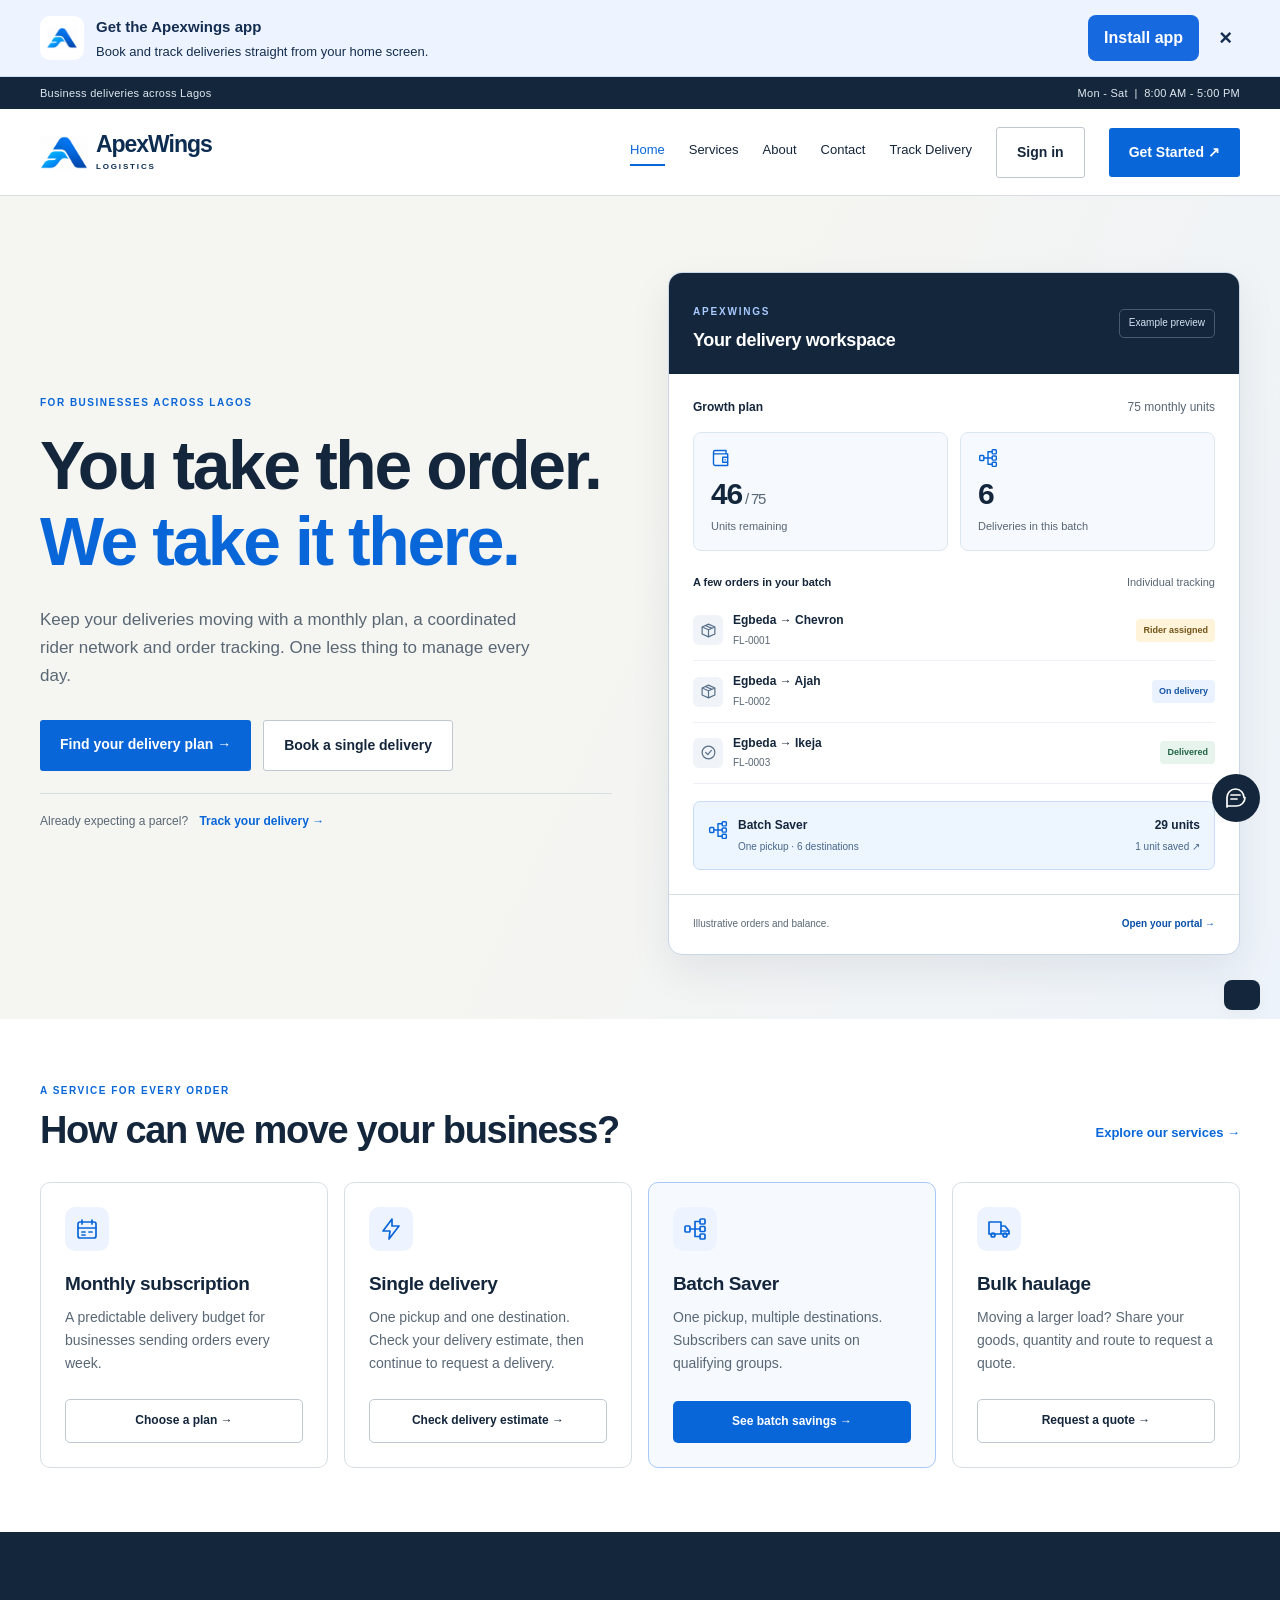
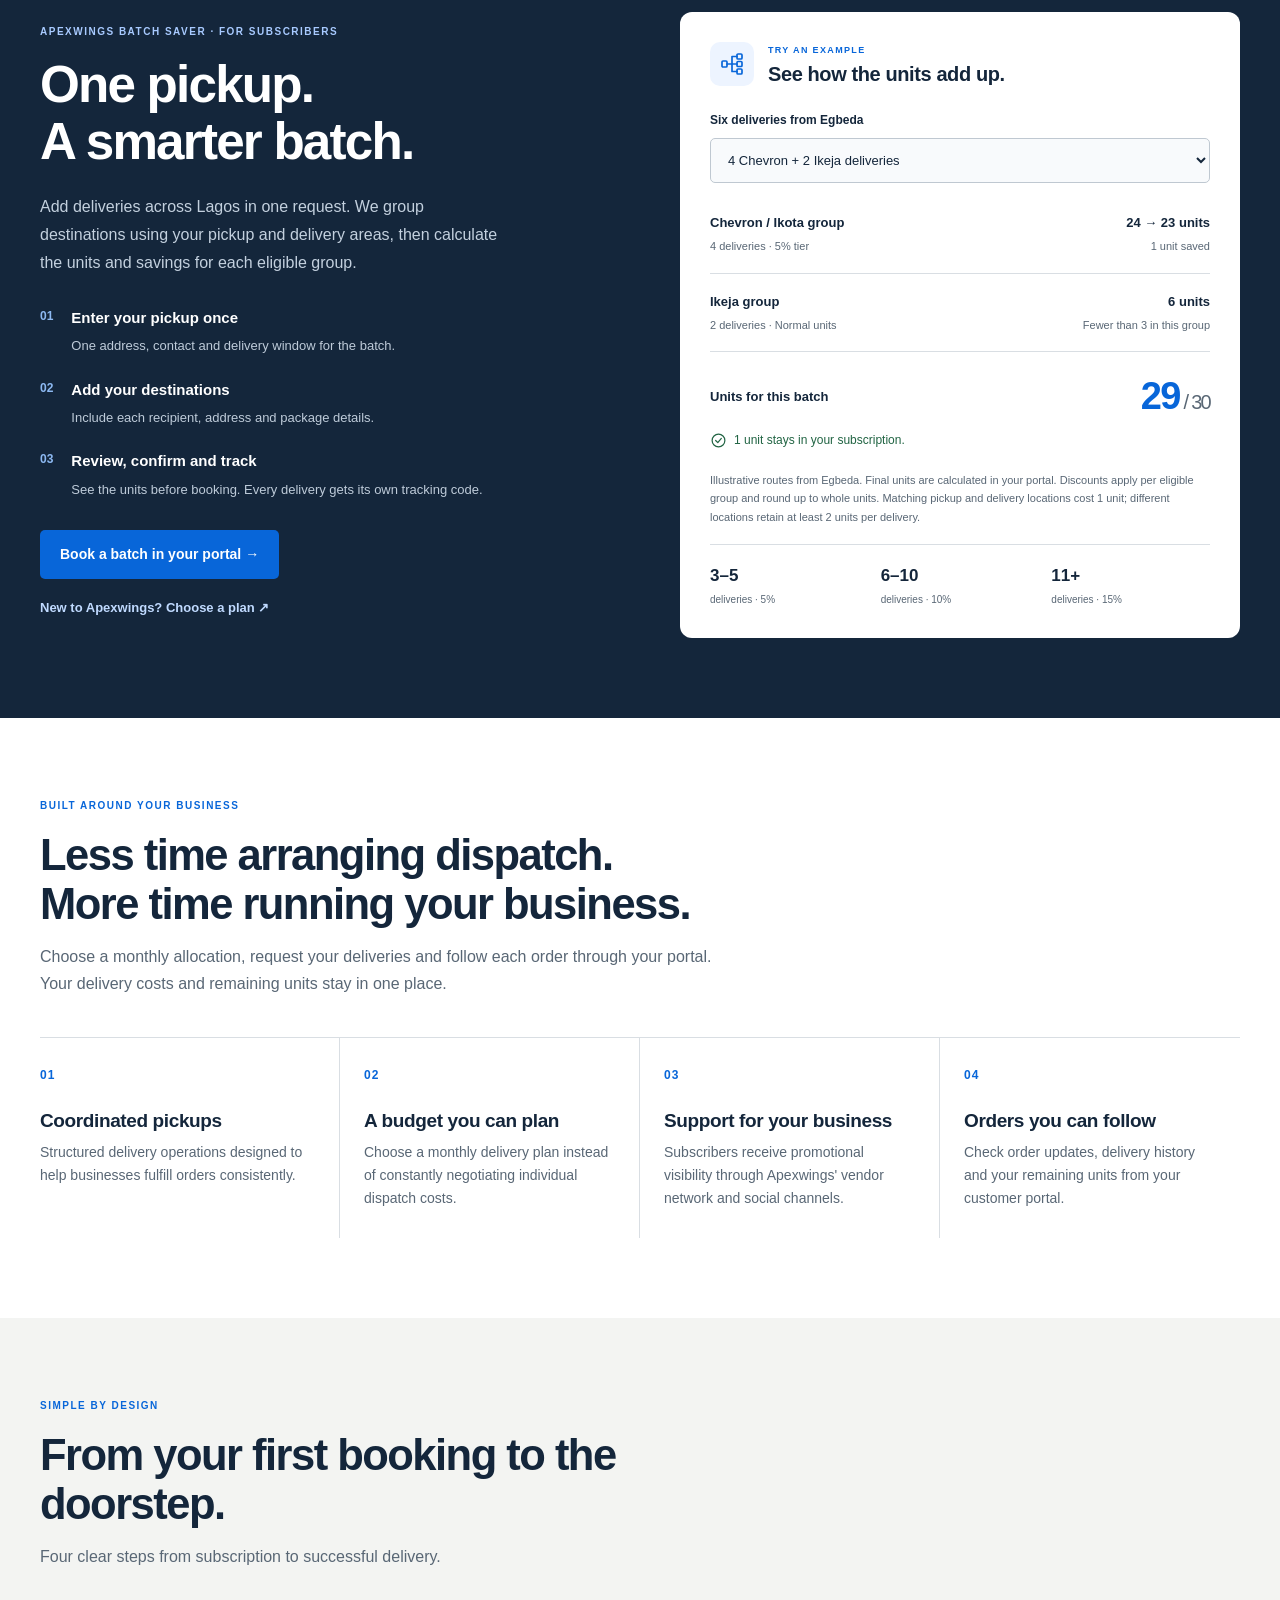
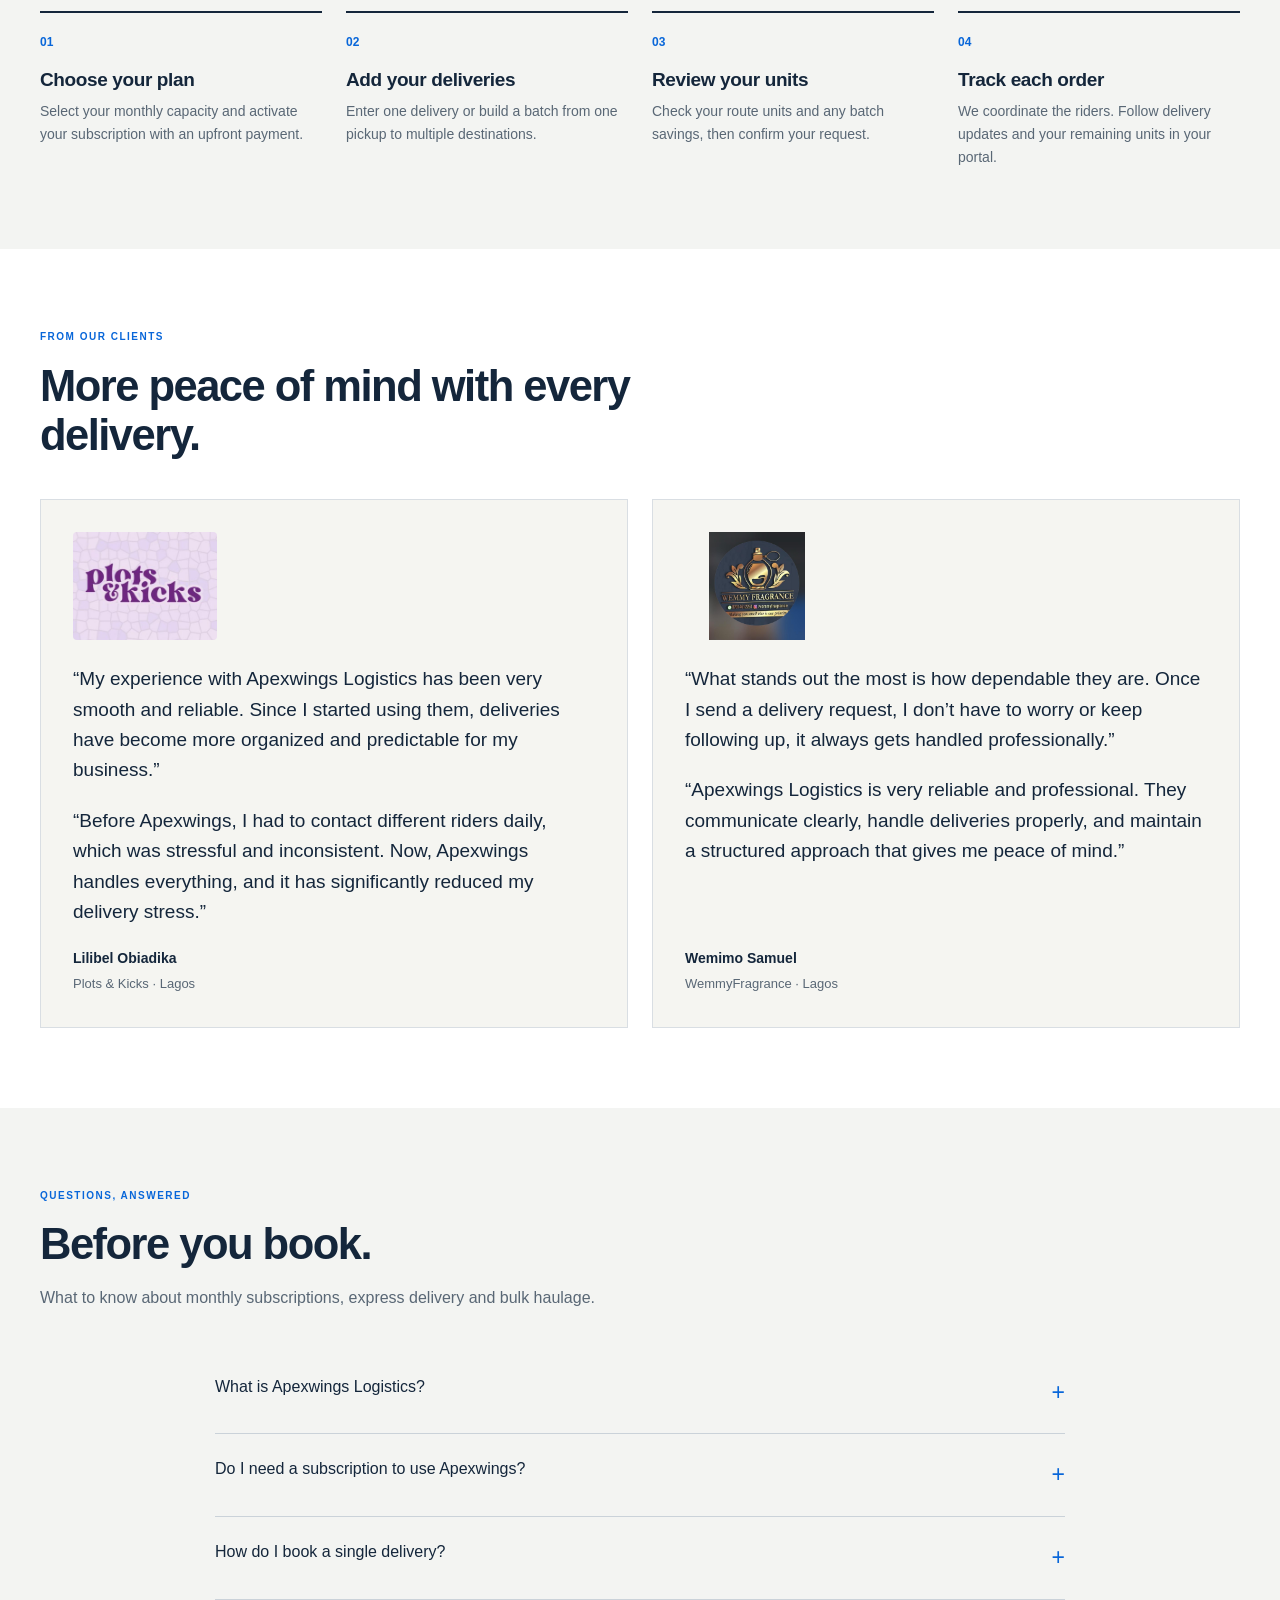
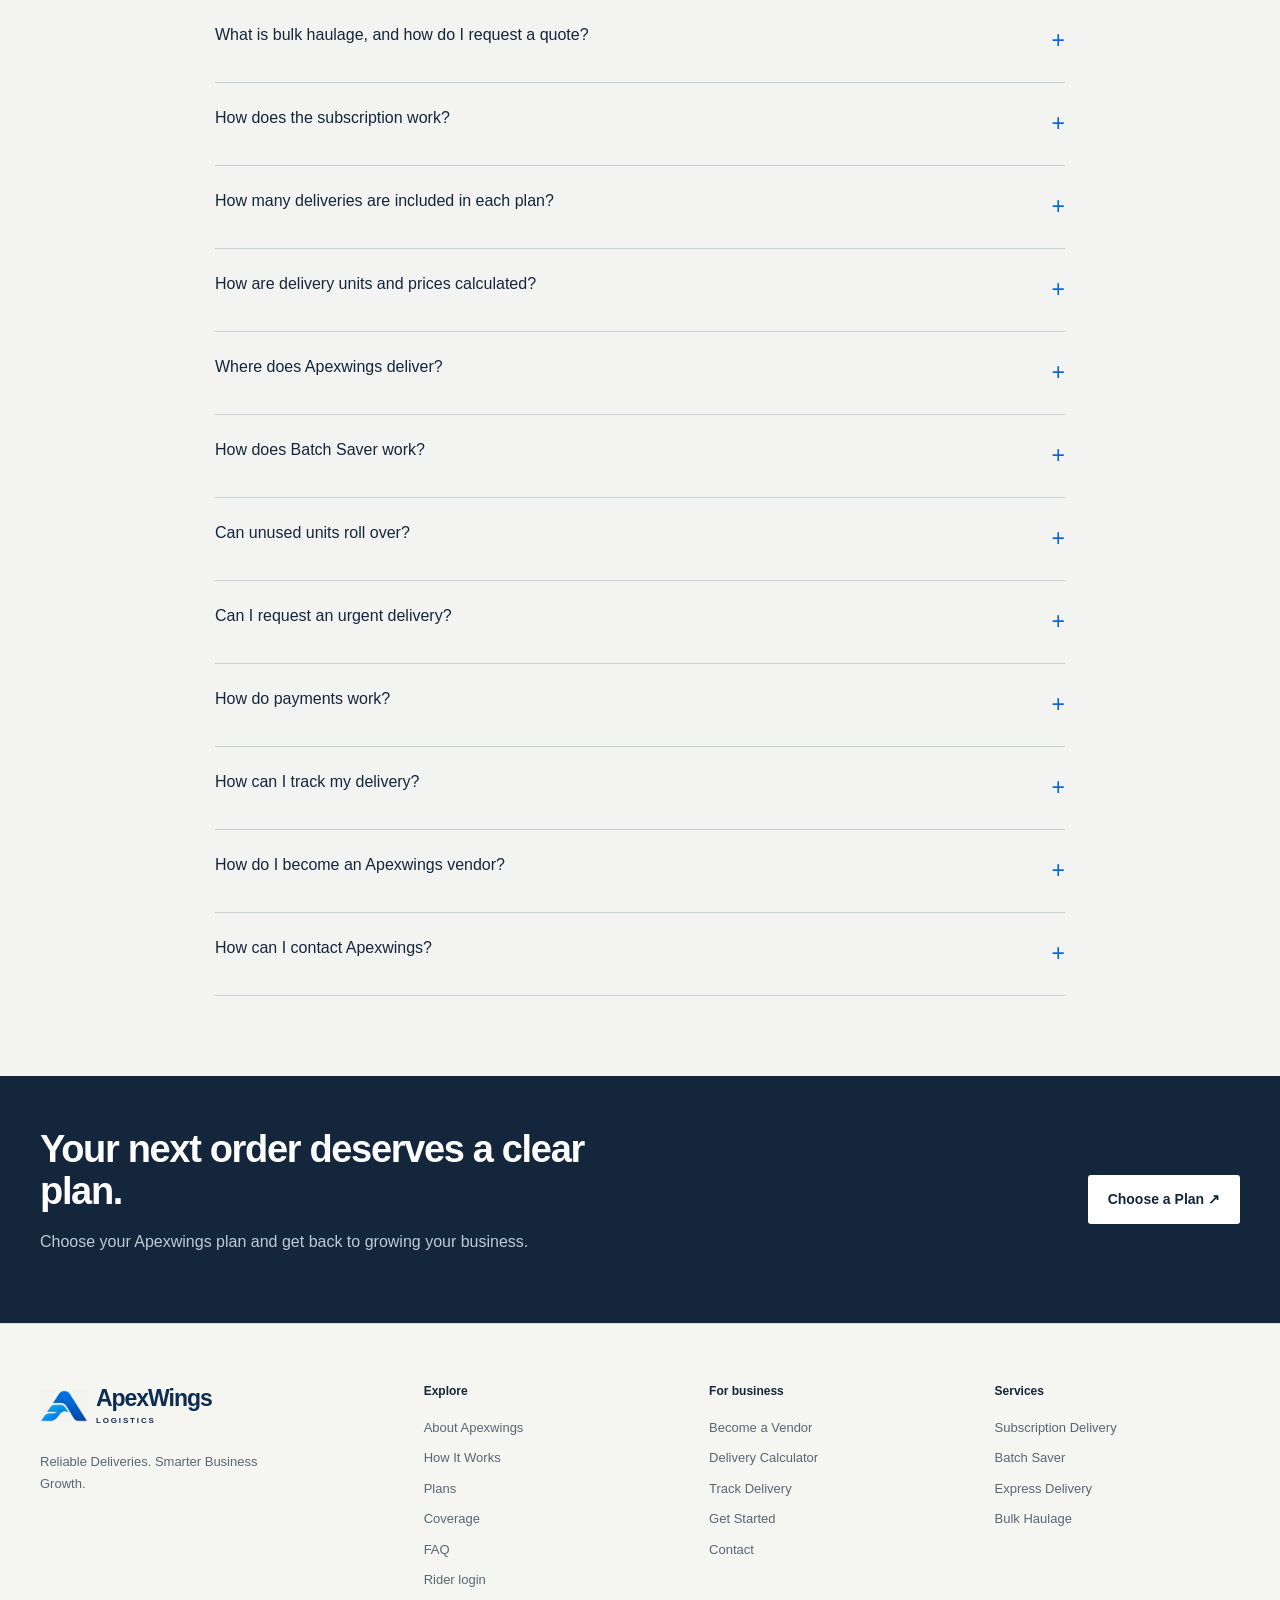
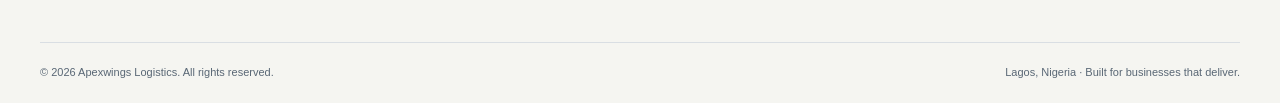
<file: index.html>
﻿<!DOCTYPE html>
<html lang="en">
<head>
<meta charset="UTF-8">
<meta name="viewport" content="width=device-width, initial-scale=1.0">
<meta name="description" content="Apexwings Logistics is a subscription-based delivery service helping Lagos businesses manage recurring last-mile deliveries with predictable costs.">
<meta name="theme-color" content="#1769e0">
<title>Apexwings Logistics | Reliable Deliveries. Smarter Business Growth.</title>
<link rel="stylesheet" href="fiable.css?v=5">
<link rel="stylesheet" href="design.css?v=5">
<link rel="stylesheet" href="home.css?v=1">
<link rel="stylesheet" href="brand.css?v=1">
<link rel="icon" type="image/png" href="images/apexwings-symbol.png">
<link rel="manifest" href="/manifest.webmanifest">
<link rel="apple-touch-icon" href="/images/app-180.png">
<meta name="apple-mobile-web-app-capable" content="yes">
<meta name="apple-mobile-web-app-title" content="Apexwings">
<link rel="stylesheet" href="/app-install.css?v=1">
<script src="/app-install.js?v=1" defer></script>
</head>
<body class="home-page">
<a class="skip-link" href="#main-content">Skip to content</a>
<div class="topbar">
    <div class="container">
        <span>Business deliveries across Lagos</span>
        <span>Mon - Sat &nbsp;|&nbsp; 8:00 AM - 5:00 PM</span>
    </div>
</div>
<header>
    <nav class="container">
        <a class="brand apex-brand" href="index.html" aria-label="Apexwings Logistics home">
        <img class="apex-brand-symbol" src="images/apexwings-symbol.png" alt="" width="48" height="48">
<span class="brand-wordmark apex-brand-name">ApexWings<small>LOGISTICS</small></span>
        </a>
        <button class="menu-btn" type="button" aria-label="Open menu" aria-expanded="false" aria-controls="site-navigation">☰</button>
        <div class="nav-links" id="site-navigation">
            <a href="index.html" class="active">Home</a>
            <a href="services.html">Services</a>
            <a href="about.html">About</a>
            <a href="contact.html">Contact</a>
            <a href="track.html">Track Delivery</a>
            <a class="btn btn-outline" href="portal.html">Sign in</a>
            <a class="btn btn-primary" href="get-started.html">Get Started <span>↗</span>
            </a>
        </div>
    </nav>
</header>
<main id="main-content">
<section id="home" class="hero">
<div class="container hero-grid">
<div>
<div class="eyebrow">For businesses across Lagos</div>
<h1>You take the order.<br><span>We take it there.</span></h1>
<p class="hero-copy">Keep your deliveries moving with a monthly plan, a coordinated rider network and order tracking. One less thing to manage every day.</p>
<div class="hero-actions">
<a class="btn btn-primary" href="services.html#plans">Find your delivery plan <span aria-hidden="true">→</span></a>
<a class="btn btn-outline" href="services.html#calculator">Book a single delivery</a>
</div>
<div class="hero-note">Already expecting a parcel? <a href="track.html">Track your delivery →</a></div>
</div>
<section class="workspace-preview" aria-labelledby="workspace-title">
<div class="workspace-top"><div><span class="workspace-brand">APEXWINGS</span><h2 id="workspace-title">Your delivery workspace</h2></div><span class="example-badge">Example preview</span></div>
<div class="workspace-body">
<div class="workspace-plan"><span>Growth plan</span><span>75 monthly units</span></div>
<div class="workspace-stats">
<div><svg class="site-icon" aria-hidden="true"><use href="images/site-icons.svg#wallet"></use></svg><strong>46<span> / 75</span></strong><span>Units remaining</span></div>
<div><svg class="site-icon" aria-hidden="true"><use href="images/site-icons.svg#batch"></use></svg><strong>6</strong><span>Deliveries in this batch</span></div>
</div>
<div class="workspace-list-title"><strong>A few orders in your batch</strong><span>Individual tracking</span></div>
<ul class="workspace-orders">
<li><span class="order-example-icon"><svg class="site-icon" aria-hidden="true"><use href="images/site-icons.svg#package"></use></svg></span><div><strong>Egbeda → Chevron</strong><small>FL-0001</small></div><span class="example-status status-assigned">Rider assigned</span></li>
<li><span class="order-example-icon"><svg class="site-icon" aria-hidden="true"><use href="images/site-icons.svg#package"></use></svg></span><div><strong>Egbeda → Ajah</strong><small>FL-0002</small></div><span class="example-status status-transit">On delivery</span></li>
<li><span class="order-example-icon"><svg class="site-icon" aria-hidden="true"><use href="images/site-icons.svg#check"></use></svg></span><div><strong>Egbeda → Ikeja</strong><small>FL-0003</small></div><span class="example-status status-delivered">Delivered</span></li>
</ul>
<a class="workspace-saving" href="#batch-saver"><span><svg class="site-icon" aria-hidden="true"><use href="images/site-icons.svg#batch"></use></svg><strong>Batch Saver</strong><small>One pickup · 6 destinations</small></span><span><strong>29 units</strong><small>1 unit saved <span aria-hidden="true">↗</span></small></span></a>
</div>
<div class="workspace-bottom"><span>Illustrative orders and balance.</span><a href="portal.html">Open your portal <span aria-hidden="true">→</span></a></div>
</section>
</div>
</section>
<section id="delivery-services" class="section home-services" aria-labelledby="delivery-services-title"><div class="container">
<div class="home-section-heading"><div><div class="eyebrow">A service for every order</div><h2 id="delivery-services-title">How can we move your business?</h2></div><a class="text-link" href="services.html">Explore our services <span aria-hidden="true">→</span></a></div>
<div class="home-service-grid">
<article class="home-service-card"><span class="service-card-icon"><svg class="site-icon" aria-hidden="true"><use href="images/site-icons.svg#subscription"></use></svg></span><h3>Monthly subscription</h3><p>A predictable delivery budget for businesses sending orders every week.</p><a class="btn btn-outline" href="services.html#plans">Choose a plan <span aria-hidden="true">→</span></a></article>
<article class="home-service-card"><span class="service-card-icon"><svg class="site-icon" aria-hidden="true"><use href="images/site-icons.svg#single"></use></svg></span><h3>Single delivery</h3><p>One pickup and one destination. Check your delivery estimate, then continue to request a delivery.</p><a class="btn btn-outline" href="services.html#calculator">Check delivery estimate <span aria-hidden="true">→</span></a></article>
<article class="home-service-card home-service-featured"><span class="service-card-icon"><svg class="site-icon" aria-hidden="true"><use href="images/site-icons.svg#batch"></use></svg></span><h3>Batch Saver</h3><p>One pickup, multiple destinations. Subscribers can save units on qualifying groups.</p><a class="btn btn-primary" href="#batch-saver">See batch savings <span aria-hidden="true">→</span></a></article>
<article class="home-service-card"><span class="service-card-icon"><svg class="site-icon" aria-hidden="true"><use href="images/site-icons.svg#haulage"></use></svg></span><h3>Bulk haulage</h3><p>Moving a larger load? Share your goods, quantity and route to request a quote.</p><a class="btn btn-outline" href="get-started.html?service=bulk#get-started">Request a quote <span aria-hidden="true">→</span></a></article>
</div>
</div></section>
<section id="batch-saver" class="section home-batch" aria-labelledby="batch-saver-title"><div class="container home-batch-grid">
<div class="home-batch-copy"><div class="eyebrow">Apexwings Batch Saver · For subscribers</div><h2 id="batch-saver-title">One pickup.<br>A smarter batch.</h2><p>Add deliveries across Lagos in one request. We group destinations using your pickup and delivery areas, then calculate the units and savings for each eligible group.</p>
<ol class="batch-explainer"><li><span>01</span><div><strong>Enter your pickup once</strong><p>One address, contact and delivery window for the batch.</p></div></li><li><span>02</span><div><strong>Add your destinations</strong><p>Include each recipient, address and package details.</p></div></li><li><span>03</span><div><strong>Review, confirm and track</strong><p>See the units before booking. Every delivery gets its own tracking code.</p></div></li></ol>
<div class="batch-cta"><a class="btn btn-primary" href="portal.html?view=batch">Book a batch in your portal <span aria-hidden="true">→</span></a><a class="text-link" href="services.html#plans">New to Apexwings? Choose a plan <span aria-hidden="true">↗</span></a></div>
</div>
<div class="batch-example" aria-labelledby="batch-example-title"><div class="batch-example-heading"><span class="service-card-icon"><svg class="site-icon" aria-hidden="true"><use href="images/site-icons.svg#batch"></use></svg></span><div><span class="eyebrow">Try an example</span><h3 id="batch-example-title">See how the units add up.</h3></div></div>
<label for="batchExampleRoute">Six deliveries from Egbeda</label><select id="batchExampleRoute" aria-describedby="batch-example-note"><option value="mixed">4 Chevron + 2 Ikeja deliveries</option><option value="lekki">6 Chevron deliveries</option><option value="ikeja">6 Ikeja deliveries</option></select>
<div id="batchExampleResult" role="status" aria-live="polite" aria-atomic="true">
<div class="batch-example-groups"><div class="batch-example-group"><div><strong>Chevron / Ikota group</strong><span>4 deliveries · 5% tier</span></div><div><strong>24 → 23 units</strong><span>1 unit saved</span></div></div><div class="batch-example-group"><div><strong>Ikeja group</strong><span>2 deliveries · Normal units</span></div><div><strong>6 units</strong><span>Fewer than 3 in this group</span></div></div></div>
<div class="batch-example-total"><span>Units for this batch</span><strong>29<span> / 30</span></strong></div><p class="batch-example-saving"><svg class="site-icon" aria-hidden="true"><use href="images/site-icons.svg#check"></use></svg>1 unit stays in your subscription.</p>
</div>
<p class="batch-example-note" id="batch-example-note">Illustrative routes from Egbeda. Final units are calculated in your portal. Discounts apply per eligible group and round up to whole units. Matching pickup and delivery locations cost 1 unit; different locations retain at least 2 units per delivery.</p>
<div class="batch-tier-list" aria-label="Discount tiers per eligible delivery group"><span><strong>3–5</strong>deliveries · 5%</span><span><strong>6–10</strong>deliveries · 10%</span><span><strong>11+</strong>deliveries · 15%</span></div>
</div>
</div></section>
<section class="section">
<div class="container">
<div class="section-head">
<div class="eyebrow">Built around your business</div>
<h2>Less time arranging dispatch. More time running your business.</h2>
<p>Choose a monthly allocation, request your deliveries and follow each order through your portal. Your delivery costs and remaining units stay in one place.</p>
</div>
<div class="grid-4">
<div class="value-card">
<div class="icon" aria-hidden="true">01</div>
<h3>Coordinated pickups</h3>
<p>Structured delivery operations designed to help businesses fulfill orders consistently.</p>
</div>
<div class="value-card">
<div class="icon" aria-hidden="true">02</div>
<h3>A budget you can plan</h3>
<p>Choose a monthly delivery plan instead of constantly negotiating individual dispatch costs.</p>
</div>
<div class="value-card">
<div class="icon" aria-hidden="true">03</div>
<h3>Support for your business</h3>
<p>Subscribers receive promotional visibility through Apexwings' vendor network and social channels.</p>
</div>
<div class="value-card">
<div class="icon" aria-hidden="true">04</div>
<h3>Orders you can follow</h3>
<p>Check order updates, delivery history and your remaining units from your customer portal.</p>
</div>
</div>
</div>
</section>
<section id="how" class="section section-soft">
<div class="container">
<div class="section-head center">
<div class="eyebrow">Simple by design</div>
<h2>From your first booking to the doorstep.</h2>
<p>Four clear steps from subscription to successful delivery.</p>
</div>
<div class="steps">
<div class="step">
<h3>Choose your plan</h3>
<p>Select your monthly capacity and activate your subscription with an upfront payment.</p>
</div>
<div class="step">
<h3>Add your deliveries</h3>
<p>Enter one delivery or build a batch from one pickup to multiple destinations.</p>
</div>
<div class="step">
<h3>Review your units</h3>
<p>Check your route units and any batch savings, then confirm your request.</p>
</div>
<div class="step">
<h3>Track each order</h3>
<p>We coordinate the riders. Follow delivery updates and your remaining units in your portal.</p>
</div>
</div>
</div>
</section>
<section id="testimonials" class="section" aria-labelledby="testimonials-heading">
<div class="container">
<div class="section-head">
<div class="eyebrow">From our clients</div>
<h2 id="testimonials-heading">More peace of mind with every delivery.</h2>
</div>
<div class="testimonials-grid">
<figure class="client-testimonial">
<img class="client-logo" src="images/plots-and-kicks.jpeg" alt="Plots &amp; Kicks logo" width="636" height="475" loading="lazy">
<div class="client-testimonial-copy">
<blockquote>
<p>“My experience with Apexwings Logistics has been very smooth and reliable. Since I started using them, deliveries have become more organized and predictable for my business.”</p>
<p>“Before Apexwings, I had to contact different riders daily, which was stressful and inconsistent. Now, Apexwings handles everything, and it has significantly reduced my delivery stress.”</p>
</blockquote>
<figcaption><strong>Lilibel Obiadika</strong><span>Plots &amp; Kicks · Lagos</span></figcaption>
</div>
</figure>
<figure class="client-testimonial">
<img class="client-logo" src="images/wemmyfragrance.jpeg" alt="WemmyFragrance logo" width="618" height="694" loading="lazy">
<div class="client-testimonial-copy">
<blockquote>
<p>“What stands out the most is how dependable they are. Once I send a delivery request, I don’t have to worry or keep following up, it always gets handled professionally.”</p>
<p>“Apexwings Logistics is very reliable and professional. They communicate clearly, handle deliveries properly, and maintain a structured approach that gives me peace of mind.”</p>
</blockquote>
<figcaption><strong>Wemimo Samuel</strong><span>WemmyFragrance · Lagos</span></figcaption>
</div>
</figure>
</div>
</div>
</section>
<section id="faq" class="section section-soft">
<div class="container">
<div class="section-head center">
<div class="eyebrow">Questions, answered</div>
<h2>Before you book.</h2>
<p>What to know about monthly subscriptions, express delivery and bulk haulage.</p>
</div>
<div class="faq-grid">
<div class="faq">
<button type="button">What is Apexwings Logistics? <span aria-hidden="true">+</span>
</button>
<p>Apexwings Logistics provides monthly subscription deliveries, one-off express delivery and bulk haulage for businesses, vendors and individuals. We help move everyday customer orders as well as larger loads, with route-based delivery estimates and tailored quotes for bulk haulage.</p>
</div>
<div class="faq">
<button type="button">Do I need a subscription to use Apexwings? <span aria-hidden="true">+</span></button>
<p>You can request a one-off express delivery or a bulk haulage quote without a subscription or vendor account. Monthly subscriptions are for businesses with recurring deliveries and include prepaid delivery units. <a href="services.html#plans">Compare the plans</a> or <a href="services.html#calculator">check a single-delivery estimate</a> to choose the option that suits you.</p>
</div>
<div class="faq">
<button type="button">How do I book a single delivery? <span aria-hidden="true">+</span></button>
<p>Start with the <a href="services.html#calculator">delivery calculator</a>: choose your pickup and delivery locations to see the express estimate and compare it with subscription pricing. Select <strong>Request express delivery</strong> to continue with those locations already selected. Enter the full addresses, contact and package details, then complete your request on the website or through WhatsApp.</p>
</div>
<div class="faq">
<button type="button">What is bulk haulage, and how do I request a quote? <span aria-hidden="true">+</span></button>
<p>Bulk haulage is for larger loads such as business stock, cartons, furniture or equipment. Complete the <a href="get-started.html?service=bulk#get-started">bulk haulage enquiry form</a> with the goods, quantity, packaging, estimated weight or dimensions, pickup and delivery addresses, and preferred date. Continue on WhatsApp and send the prepared message to our team. We will confirm the quote, suitable vehicle and availability before you book. Bulk haulage is quoted separately from subscription delivery units.</p>
</div>
<div class="faq">
<button type="button">How does the subscription work? <span aria-hidden="true">+</span>
</button>
<p><a href="services.html#plans">Choose a monthly plan</a>, create your vendor account and pay upfront to activate your subscription. Once active, use the vendor portal to request deliveries, track orders and view your remaining units. Each delivery deducts the units required for its route.</p>
</div>
<div class="faq">
<button type="button">How many deliveries are included in each plan? <span aria-hidden="true">+</span>
</button>
<p>Basic includes 45 delivery units per month, Growth includes 75 and Business includes 110. These are units, so the number of deliveries depends on your routes. For example, 45 units cover 15 deliveries that each use 3 units. Use the <a href="services.html#calculator">calculator</a> to check the units required for your route.</p>
</div>
<div class="faq">
<button type="button">How are delivery units and prices calculated? <span aria-hidden="true">+</span></button>
<p>Matching pickup and delivery locations, such as Egbeda to Egbeda, use 1 unit. Different locations use 2–7 units based on the configured route rate, even when they share a pricing zone or delivery area. One-off express delivery is ₦2,000 per unit. The <a href="services.html#calculator">calculator</a> also shows the recommended plan, its monthly price, the value of the units used for that route and the saving compared with express delivery.</p>
</div>
<div class="faq">
<button type="button">Where does Apexwings deliver? <span aria-hidden="true">+</span>
</button>
<p>Our standard delivery service covers supported locations across Lagos Mainland, the Island, the Lekki corridors and selected extended areas, including Ikorodu, Badagry, Epe and Ibeju-Lekki. Check the locations available in the <a href="services.html#calculator">calculator</a>. For bulk haulage, share your full route with our team so we can confirm coverage and vehicle availability for your load.</p>
</div>
<div class="faq">
<button type="button">How does Batch Saver work? <span aria-hidden="true">+</span></button>
<p>Subscribers can request three or more deliveries from one pickup address across supported locations. Destinations are grouped according to your pickup and delivery areas. Each group of 3–5 deliveries qualifies for 5%, 6–10 for 10%, and 11+ for 15% off route units. Groups of one or two use normal units. Charges round up to whole units, with a minimum of 1 unit for matching pickup and delivery locations and 2 units for different locations, so some batches may have no unit saving. Review the result in your portal before confirming.</p>
</div>
<div class="faq">
<button type="button">Can unused units roll over? <span aria-hidden="true">+</span>
</button>
<p>Unused units may roll over for no more than two weeks.</p>
</div>
<div class="faq">
<button type="button">Can I request an urgent delivery? <span aria-hidden="true">+</span>
</button>
<p>You can request express delivery, subject to the route, rider availability and operating hours. Check your price with the <a href="services.html#calculator">calculator</a> before requesting. Our dispatch team assigns an available rider after booking; submitting a request does not guarantee an immediate pickup.</p>
</div>
<div class="faq">
<button type="button">How do payments work? <span aria-hidden="true">+</span></button>
<p>Monthly subscriptions are paid upfront for your selected plan. For website express bookings, you can pay online when checkout is available or choose to arrange payment with dispatch. For bulk haulage, our team confirms the agreed quote and payment arrangements with you before the move. Your booking confirmation and payment confirmation are separate.</p>
</div>
<div class="faq">
<button type="button">How can I track my delivery? <span aria-hidden="true">+</span></button>
<p>Website express bookings and vendor portal deliveries receive a tracking code. Enter it on the <a href="track.html">Track Delivery page</a> to see the latest recorded updates. Vendors can also follow their orders in the <a href="portal.html">vendor portal</a>. For bulk haulage enquiries and job updates, contact our team on WhatsApp.</p>
</div>
<div class="faq">
<button type="button">How do I become an Apexwings vendor? <span aria-hidden="true">+</span>
</button>
<p><a href="services.html#plans">Choose a plan</a> to open the <a href="get-started.html?service=subscription#get-started">Become a vendor form</a> with that plan selected. Register with your business and contact details, business address and a password. You can then sign in to your vendor portal and activate your subscription before booking deliveries.</p>
</div>
<div class="faq">
<button type="button">How can I contact Apexwings? <span aria-hidden="true">+</span>
</button>
<p>Use our <a href="contact.html">contact page</a>, email <a href="mailto:admin@apexwingsng.com">admin@apexwingsng.com</a>, or <a href="https://wa.me/2347015414492" target="_blank" rel="noopener noreferrer">chat on WhatsApp</a> at +234 701 541 4492. Support hours are Monday–Saturday, 8:00 AM–5:00 PM, Lagos time.</p>
</div>
</div>
</div>
</section>
<section class="cta-band">
<div class="container cta-flex">
<div>
<h2>Your next order deserves a clear plan.</h2>
<p>Choose your Apexwings plan and get back to growing your business.</p>
</div>
<a class="btn btn-primary" href="services.html#plans">Choose a Plan ↗</a>
</div>
</section>
</main>
<footer>
<div class="container footer-grid">
<div class="footer-brand">
<a class="brand apex-brand" href="index.html" aria-label="Apexwings Logistics home">
<img class="apex-brand-symbol" src="images/apexwings-symbol.png" alt="" width="48" height="48">
<span class="brand-wordmark apex-brand-name">ApexWings<small>LOGISTICS</small></span>
</a>
<p>Reliable Deliveries. Smarter Business Growth.</p>
</div>
<div class="footer-col">
<strong>Explore</strong>
<a href="about.html">About Apexwings</a>
<a href="index.html#how">How It Works</a>
<a href="services.html#plans">Plans</a>
<a href="services.html#coverage">Coverage</a>
<a href="index.html#faq">FAQ</a>
<a href="rider.html">Rider login</a>
</div>
<div class="footer-col">
<strong>For business</strong>
<a href="get-started.html?service=subscription#get-started">Become a Vendor</a>
<a href="services.html#calculator">Delivery Calculator</a>
<a href="track.html">Track Delivery</a>
<a href="get-started.html">Get Started</a>
<a href="contact.html">Contact</a>
</div>
<div class="footer-col">
<strong>Services</strong>
<a href="services.html#plans">Subscription Delivery</a>
<a href="index.html#batch-saver">Batch Saver</a>
<a href="services.html#calculator">Express Delivery</a>
<a href="get-started.html?service=bulk#get-started">Bulk Haulage</a>
</div>
</div>
<div class="container copyright">
<span>© 2026 Apexwings Logistics. All rights reserved.</span>
<span>Lagos, Nigeria · Built for businesses that deliver.</span>
</div>
</footer>
<div class="toast" id="toast" role="status">
</div>
<a class="whatsapp-contact" href="https://wa.me/2347015414492" target="_blank" rel="noopener noreferrer" aria-label="Chat with Apexwings on WhatsApp (opens in a new tab)" title="Chat with Apexwings on WhatsApp"><svg class="site-icon" aria-hidden="true"><use href="images/site-icons.svg#chat"></use></svg></a>
<button class="back-to-top" id="backToTop" type="button" aria-label="Back to top">↑</button>
<script src="site.js"></script>
<script src="home.js?v=1"></script>
</body>
</html>
</file>
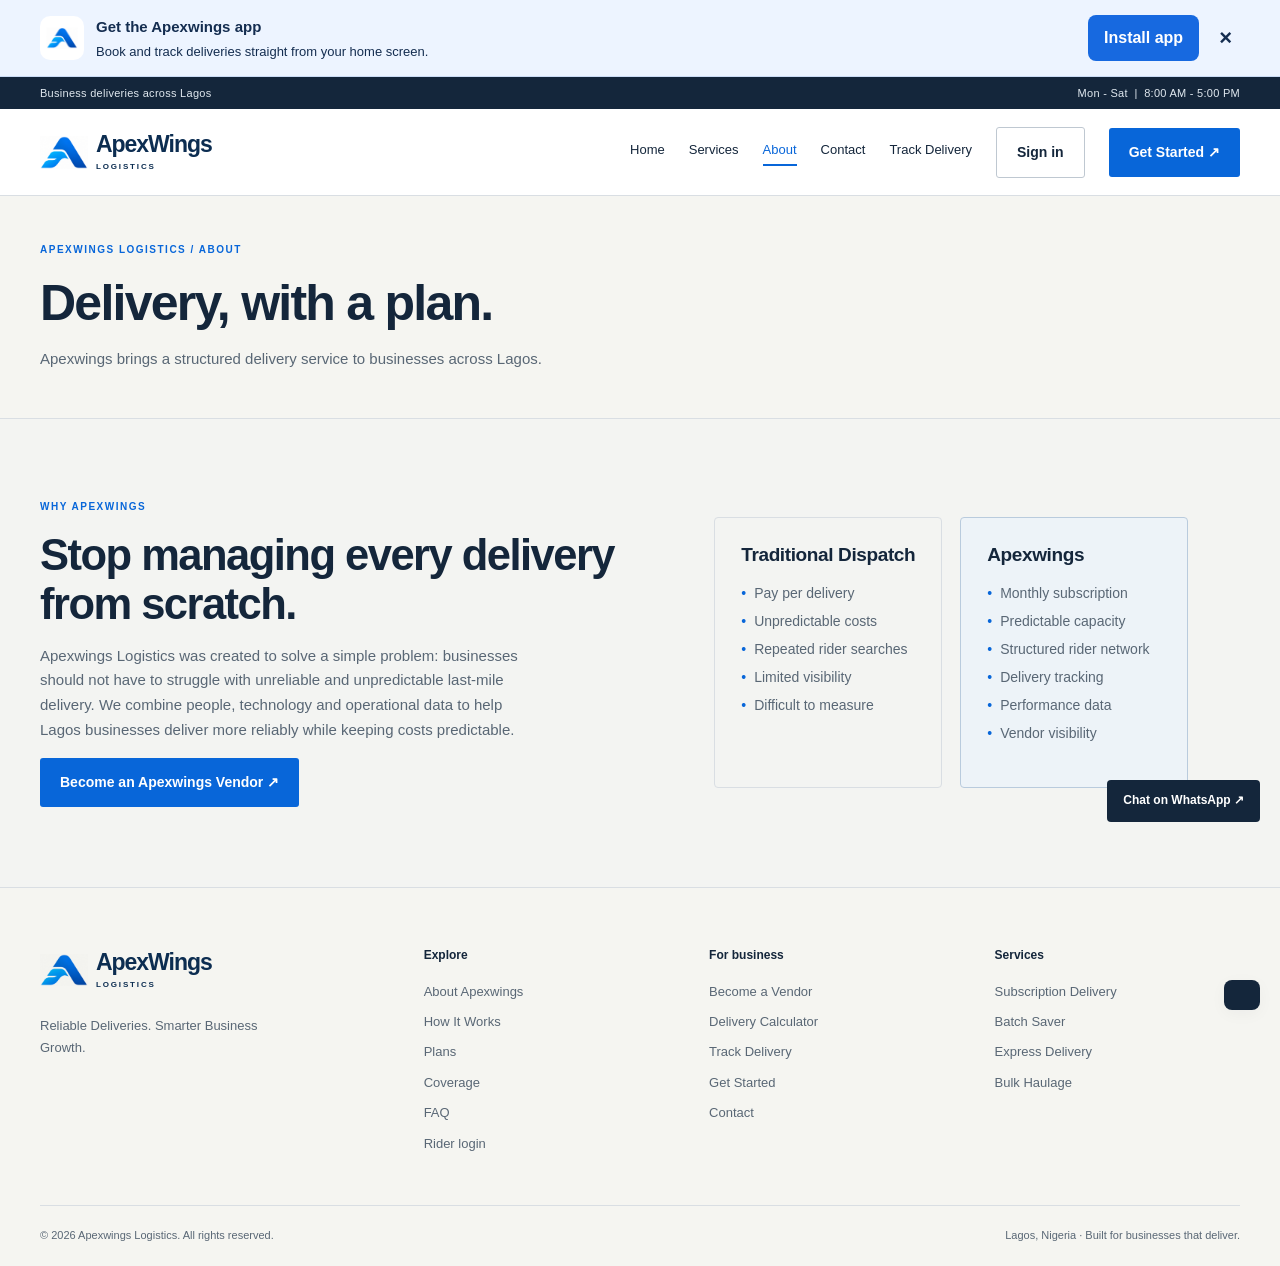
<file: about.html>
<!DOCTYPE html>
<html lang="en">
<head>
<meta charset="UTF-8">
<meta name="viewport" content="width=device-width, initial-scale=1.0">
<meta name="description" content="Apexwings Logistics is a subscription-based delivery service helping Lagos businesses manage recurring last-mile deliveries with predictable costs.">
<meta name="theme-color" content="#1769e0">
<title>About | Apexwings Logistics</title>
<link rel="stylesheet" href="fiable.css?v=5">
<link rel="stylesheet" href="design.css?v=1">
<link rel="stylesheet" href="brand.css?v=1">
<link rel="icon" type="image/png" href="images/apexwings-symbol.png">
<link rel="manifest" href="/manifest.webmanifest">
<link rel="apple-touch-icon" href="/images/app-180.png">
<meta name="apple-mobile-web-app-capable" content="yes">
<meta name="apple-mobile-web-app-title" content="Apexwings">
<link rel="stylesheet" href="/app-install.css?v=1">
<script src="/app-install.js?v=1" defer></script>
</head>
<body>
<a class="skip-link" href="#main-content">Skip to content</a>
<div class="topbar">
    <div class="container">
        <span>Business deliveries across Lagos</span>
        <span>Mon - Sat &nbsp;|&nbsp; 8:00 AM - 5:00 PM</span>
    </div>
</div>
<header>
    <nav class="container">
        <a class="brand apex-brand" href="index.html" aria-label="Apexwings Logistics home">
        <img class="apex-brand-symbol" src="images/apexwings-symbol.png" alt="" width="48" height="48">
<span class="brand-wordmark apex-brand-name">ApexWings<small>LOGISTICS</small></span>
        </a>
        <button class="menu-btn" type="button" aria-label="Open menu" aria-expanded="false" aria-controls="site-navigation">☰</button>
        <div class="nav-links" id="site-navigation">
            <a href="index.html">Home</a>
            <a href="services.html">Services</a>
            <a href="about.html" class="active">About</a>
            <a href="contact.html">Contact</a>
            <a href="track.html">Track Delivery</a>
            <a class="btn btn-outline" href="portal.html">Sign in</a>
            <a class="btn btn-primary" href="get-started.html">Get Started <span>↗</span>
            </a>
        </div>
    </nav>
</header>
<main id="main-content">
<section class="page-intro"><div class="container"><div class="eyebrow">Apexwings Logistics / about</div><h1>Delivery, with a plan.</h1><p>Apexwings brings a structured delivery service to businesses across Lagos.</p></div></section>
<section id="about" class="section section-soft">
<div class="container two-col">
<div>
<div class="eyebrow">Why Apexwings</div>
<h2>Stop managing every delivery from scratch.</h2>
<p class="hero-copy" style="font-size:15px">Apexwings Logistics was created to solve a simple problem: businesses should not have to struggle with unreliable and unpredictable last-mile delivery. We combine people, technology and operational data to help Lagos businesses deliver more reliably while keeping costs predictable.</p>
<a class="btn btn-primary" href="get-started.html">Become an Apexwings Vendor ↗</a>
</div>
<div class="comparison">
<div class="compare">
<h3>Traditional Dispatch</h3>
<ul>
<li>Pay per delivery</li>
<li>Unpredictable costs</li>
<li>Repeated rider searches</li>
<li>Limited visibility</li>
<li>Difficult to measure</li>
</ul>
</div>
<div class="compare fiable">
<h3>Apexwings</h3>
<ul>
<li>Monthly subscription</li>
<li>Predictable capacity</li>
<li>Structured rider network</li>
<li>Delivery tracking</li>
<li>Performance data</li>
<li>Vendor visibility</li>
</ul>
</div>
</div>
</div>
</section>
</main>
<footer>
<div class="container footer-grid">
<div class="footer-brand">
<a class="brand apex-brand" href="index.html" aria-label="Apexwings Logistics home">
<img class="apex-brand-symbol" src="images/apexwings-symbol.png" alt="" width="48" height="48">
<span class="brand-wordmark apex-brand-name">ApexWings<small>LOGISTICS</small></span>
</a>
<p>Reliable Deliveries. Smarter Business Growth.</p>
</div>
<div class="footer-col">
<strong>Explore</strong>
<a href="about.html">About Apexwings</a>
<a href="index.html#how">How It Works</a>
<a href="services.html#plans">Plans</a>
<a href="services.html#coverage">Coverage</a>
<a href="index.html#faq">FAQ</a>
<a href="rider.html">Rider login</a>
</div>
<div class="footer-col">
<strong>For business</strong>
<a href="get-started.html?service=subscription#get-started">Become a Vendor</a>
<a href="services.html#calculator">Delivery Calculator</a>
<a href="track.html">Track Delivery</a>
<a href="get-started.html">Get Started</a>
<a href="contact.html">Contact</a>
</div>
<div class="footer-col">
<strong>Services</strong>
<a href="services.html#plans">Subscription Delivery</a>
<a href="index.html#batch-saver">Batch Saver</a>
<a href="services.html#calculator">Express Delivery</a>
<a href="get-started.html?service=bulk#get-started">Bulk Haulage</a>
</div>
</div>
<div class="container copyright">
<span>© 2026 Apexwings Logistics. All rights reserved.</span>
<span>Lagos, Nigeria · Built for businesses that deliver.</span>
</div>
</footer>
<div class="toast" id="toast" role="status">
</div>
<a class="whatsapp-contact" href="https://wa.me/2347015414492" target="_blank" rel="noopener noreferrer" aria-label="Chat with Apexwings on WhatsApp (opens in a new tab)">Chat on WhatsApp &nearr;</a>
<button class="back-to-top" id="backToTop" type="button" aria-label="Back to top">↑</button>
<script src="site.js"></script>
</body>
</html>
</file>
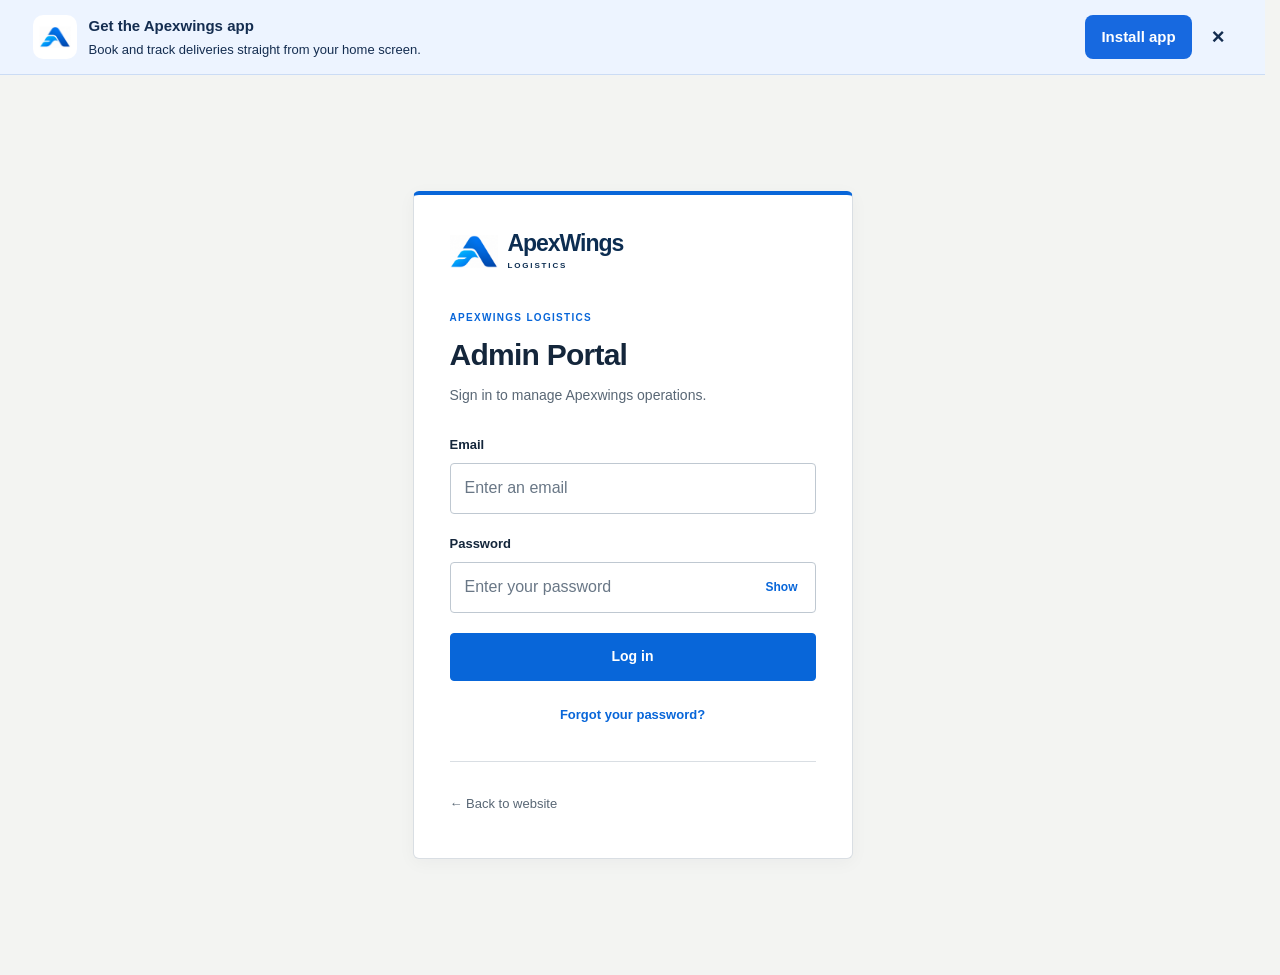
<file: admin-login.html>
<!DOCTYPE html>
<html lang="en">
<head>
  <meta charset="UTF-8">
  <meta name="viewport" content="width=device-width, initial-scale=1.0">
  <meta name="referrer" content="no-referrer">

  <title>Apexwings Admin Login</title>

  <link rel="stylesheet" href="admin-login.css?v=3">
<link rel="stylesheet" href="brand.css?v=1">
<link rel="icon" type="image/png" href="images/apexwings-symbol.png">
<link rel="manifest" href="/manifest.webmanifest">
<link rel="apple-touch-icon" href="/images/app-180.png">
<meta name="apple-mobile-web-app-capable" content="yes">
<meta name="apple-mobile-web-app-title" content="Apexwings">
<link rel="stylesheet" href="/app-install.css?v=1">
<script src="/app-install.js?v=1" defer></script>
</head>

<body>

  <main class="admin-login-page">

    <section class="admin-login-card">

      <div class="admin-login-brand">
        <a class="apex-brand" href="index.html" aria-label="ApexWings Logistics home">
          <img class="apex-brand-symbol" src="images/apexwings-symbol.png" alt="" width="48" height="48">
          <span class="admin-login-wordmark apex-brand-name" aria-hidden="true">ApexWings<small>LOGISTICS</small></span>
        </a>
      </div>

      <div class="admin-login-heading">
        <span class="eyebrow">APEXWINGS LOGISTICS</span>

        <h1>Admin Portal</h1>

        <p>
          Sign in to manage Apexwings operations.
        </p>
      </div>


      <form id="adminLoginForm" novalidate>

        <div class="form-group">

          <label for="adminEmail">
            Email
          </label>

          <input
            type="email"
            id="adminEmail"
            name="email"
            placeholder="Enter an email"
            autocomplete="username"
            required
          >

        </div>


        <div class="form-group">

          <label for="adminPassword">
            Password
          </label>

          <div class="password-field">

            <input
              type="password"
              id="adminPassword"
              name="password"
              placeholder="Enter your password"
              autocomplete="current-password"
              required
            >

            <button
              type="button"
              class="password-toggle"
              id="adminPasswordToggle"
            >
              Show
            </button>

          </div>

        </div>


        <div
          id="adminLoginError"
          class="admin-login-error"
          role="alert"
          aria-live="polite"
        ></div>


        <button
          type="submit"
          class="admin-login-btn"
          id="adminLoginBtn"
        >
          Log in
        </button>

        <button
          type="button"
          class="admin-forgot-btn"
          id="adminForgotBtn"
        >
          Forgot your password?
        </button>

      </form>


      <form id="adminMfaForm" class="admin-form hidden">
        <h2>Verify your login</h2>
        <p class="admin-form-info">Enter the code from your authenticator app, or use an unused recovery code.</p>
        <div class="form-group">
          <label for="adminMfaCode">Authentication or recovery code</label>
          <input id="adminMfaCode" name="code" type="text" autocomplete="one-time-code" maxlength="20" required>
        </div>
        <div id="adminMfaError" class="admin-login-error" role="alert" aria-live="polite"></div>
        <button class="admin-login-btn" id="adminMfaSubmitBtn" type="submit">Verify and log in</button>
        <button class="admin-back-btn" id="adminMfaBackBtn" type="button">Back to login</button>
      </form>

      <form id="adminForgotForm" class="admin-form hidden" novalidate>

        <h2>Reset your password</h2>

        <p class="admin-form-info">
          Enter your admin email to request a password reset link.
        </p>

        <div class="form-group">
          <label for="adminForgotEmail">Email address</label>
          <input
            type="email"
            id="adminForgotEmail"
            placeholder="Enter an email"
            required
          >
        </div>

        <div
          id="adminForgotError"
          class="admin-login-error"
          role="alert"
          aria-live="polite"
        ></div>

        <button
          type="submit"
          class="admin-login-btn"
          id="adminForgotSubmitBtn"
        >
          Send reset link
        </button>

        <button
          type="button"
          class="admin-back-btn"
          id="adminBackToLoginBtn"
        >
          ← Back to login
        </button>

      </form>


      <form id="adminResetForm" class="admin-form hidden" novalidate>

        <h2>Create a new password</h2>

        <p class="admin-form-info">
          Enter a new password for your admin account.
        </p>

        <div class="form-group">
          <label for="adminResetPassword">New password</label>
          <div class="password-field">
            <input
              type="password"
              id="adminResetPassword"
              placeholder="Enter your new password"
              minlength="8"
              required
            >
            <button
              type="button"
              class="password-toggle"
              id="adminResetPasswordToggle"
            >
              Show
            </button>
          </div>
        </div>

        <div class="form-group">
          <label for="adminResetConfirmPassword">Confirm new password</label>
          <div class="password-field">
            <input
              type="password"
              id="adminResetConfirmPassword"
              placeholder="Confirm your new password"
              minlength="8"
              required
            >
            <button
              type="button"
              class="password-toggle"
              id="adminResetConfirmPasswordToggle"
            >
              Show
            </button>
          </div>
        </div>

        <div
          id="adminResetError"
          class="admin-login-error"
          role="alert"
          aria-live="polite"
        ></div>

        <button
          type="submit"
          class="admin-login-btn"
          id="adminResetSubmitBtn"
        >
          Reset password
        </button>

        <button
          type="button"
          class="admin-back-btn"
          id="adminResetBackBtn"
        >
          ← Back to login
        </button>

      </form>


      <div class="admin-login-footer">

        <a href="index.html">
          ← Back to website
        </a>

      </div>

    </section>

  </main>


  <script src="csrf.js"></script>
  <script src="admin-login.js?v=3"></script>

</body>
</html>
</file>
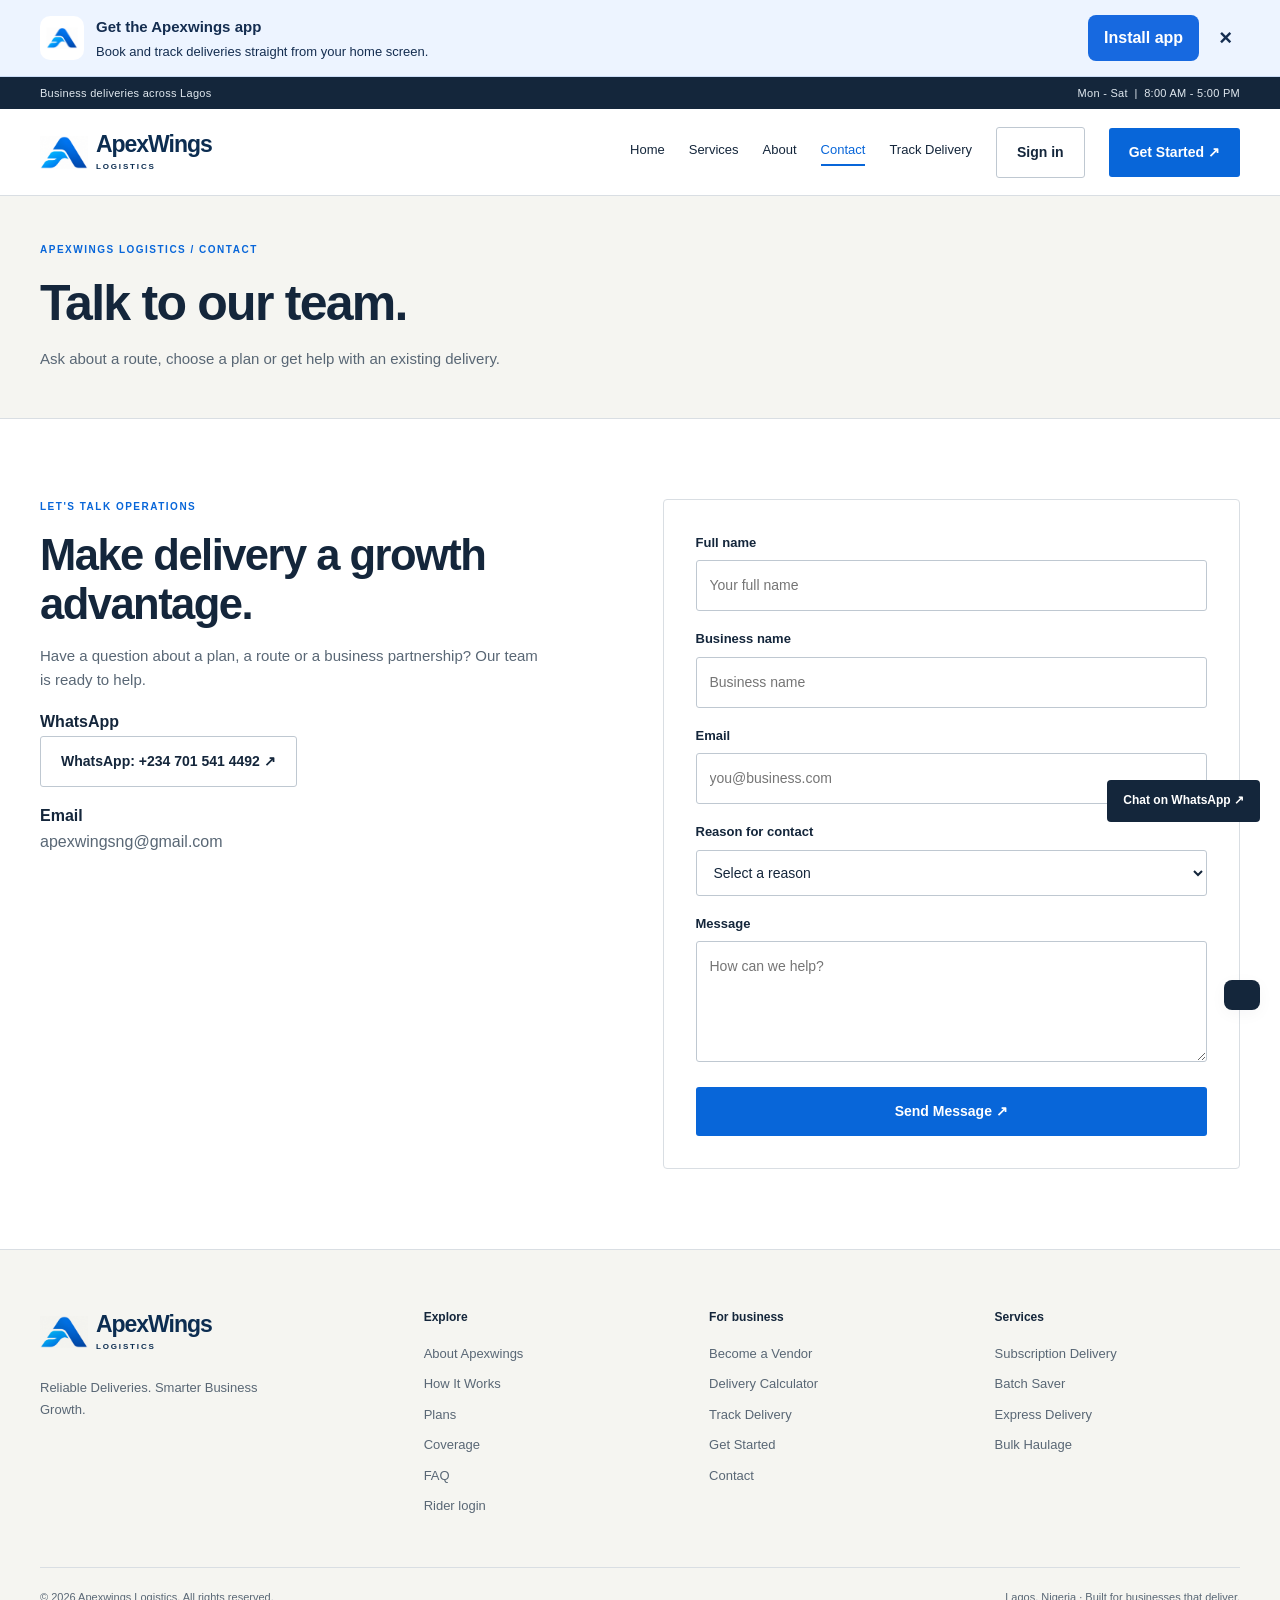
<file: contact.html>
<!DOCTYPE html>
<html lang="en">
<head>
<meta charset="UTF-8">
<meta name="viewport" content="width=device-width, initial-scale=1.0">
<meta name="description" content="Apexwings Logistics is a subscription-based delivery service helping Lagos businesses manage recurring last-mile deliveries with predictable costs.">
<meta name="theme-color" content="#1769e0">
<title>Contact | Apexwings Logistics</title>
<link rel="stylesheet" href="fiable.css?v=5">
<link rel="stylesheet" href="design.css?v=1">
<link rel="stylesheet" href="brand.css?v=1">
<link rel="icon" type="image/png" href="images/apexwings-symbol.png">
<link rel="manifest" href="/manifest.webmanifest">
<link rel="apple-touch-icon" href="/images/app-180.png">
<meta name="apple-mobile-web-app-capable" content="yes">
<meta name="apple-mobile-web-app-title" content="Apexwings">
<link rel="stylesheet" href="/app-install.css?v=1">
<script src="/app-install.js?v=1" defer></script>
</head>
<body>
<a class="skip-link" href="#main-content">Skip to content</a>
<div class="topbar">
    <div class="container">
        <span>Business deliveries across Lagos</span>
        <span>Mon - Sat &nbsp;|&nbsp; 8:00 AM - 5:00 PM</span>
    </div>
</div>
<header>
    <nav class="container">
        <a class="brand apex-brand" href="index.html" aria-label="Apexwings Logistics home">
        <img class="apex-brand-symbol" src="images/apexwings-symbol.png" alt="" width="48" height="48">
<span class="brand-wordmark apex-brand-name">ApexWings<small>LOGISTICS</small></span>
        </a>
        <button class="menu-btn" type="button" aria-label="Open menu" aria-expanded="false" aria-controls="site-navigation">☰</button>
        <div class="nav-links" id="site-navigation">
            <a href="index.html">Home</a>
            <a href="services.html">Services</a>
            <a href="about.html">About</a>
            <a href="contact.html" class="active">Contact</a>
            <a href="track.html">Track Delivery</a>
            <a class="btn btn-outline" href="portal.html">Sign in</a>
            <a class="btn btn-primary" href="get-started.html">Get Started <span>↗</span>
            </a>
        </div>
    </nav>
</header>
<main id="main-content">
<section class="page-intro"><div class="container"><div class="eyebrow">Apexwings Logistics / contact</div><h1>Talk to our team.</h1><p>Ask about a route, choose a plan or get help with an existing delivery.</p></div></section>
<section id="contact" class="section">
<div class="container two-col">
<div>
<div class="eyebrow">Let's talk operations</div>
<h2>Make delivery a growth advantage.</h2>
<p class="hero-copy" style="font-size:15px">Have a question about a plan, a route or a business partnership? Our team is ready to help.</p>
<p>
<strong>WhatsApp</strong>
<br>
<a class="btn btn-outline" href="https://wa.me/2347015414492" target="_blank" rel="noopener noreferrer">WhatsApp: +234 701 541 4492 &nearr;</a>
</p>
<p>
<strong>Email</strong>
<br>
<span style="color:var(--muted)">apexwingsng@gmail.com</span>
</p>
</div>
<div class="form-box">
<form id="contactForm">
<label for="contact-field-1">Full name</label>
<input required placeholder="Your full name" id="contact-field-1">
<label for="contact-field-2">Business name</label>
<input required placeholder="Business name" id="contact-field-2">
<label for="contact-field-3">Email</label>
<input required type="email" placeholder="you@business.com" id="contact-field-3">
<label for="contact-field-4">Reason for contact</label>
<select required id="contact-field-4">
<option value="">Select a reason</option>
<option>Become a Vendor</option>
<option>Delivery Question</option>
<option>Subscription</option>
<option>Partnership</option>
<option>Rider Application</option>
<option>Customer Support</option>
<option>Other</option>
</select>
<label for="contact-field-5">Message</label>
<textarea required rows="4" placeholder="How can we help?" id="contact-field-5">
</textarea>
<button class="btn btn-primary" style="inline-size:100%">Send Message ↗</button>
</form>
</div>
</div>
</section>
</main>
<footer>
<div class="container footer-grid">
<div class="footer-brand">
<a class="brand apex-brand" href="index.html" aria-label="Apexwings Logistics home">
<img class="apex-brand-symbol" src="images/apexwings-symbol.png" alt="" width="48" height="48">
<span class="brand-wordmark apex-brand-name">ApexWings<small>LOGISTICS</small></span>
</a>
<p>Reliable Deliveries. Smarter Business Growth.</p>
</div>
<div class="footer-col">
<strong>Explore</strong>
<a href="about.html">About Apexwings</a>
<a href="index.html#how">How It Works</a>
<a href="services.html#plans">Plans</a>
<a href="services.html#coverage">Coverage</a>
<a href="index.html#faq">FAQ</a>
<a href="rider.html">Rider login</a>
</div>
<div class="footer-col">
<strong>For business</strong>
<a href="get-started.html?service=subscription#get-started">Become a Vendor</a>
<a href="services.html#calculator">Delivery Calculator</a>
<a href="track.html">Track Delivery</a>
<a href="get-started.html">Get Started</a>
<a href="contact.html">Contact</a>
</div>
<div class="footer-col">
<strong>Services</strong>
<a href="services.html#plans">Subscription Delivery</a>
<a href="index.html#batch-saver">Batch Saver</a>
<a href="services.html#calculator">Express Delivery</a>
<a href="get-started.html?service=bulk#get-started">Bulk Haulage</a>
</div>
</div>
<div class="container copyright">
<span>© 2026 Apexwings Logistics. All rights reserved.</span>
<span>Lagos, Nigeria · Built for businesses that deliver.</span>
</div>
</footer>
<div class="toast" id="toast" role="status">
</div>
<a class="whatsapp-contact" href="https://wa.me/2347015414492" target="_blank" rel="noopener noreferrer" aria-label="Chat with Apexwings on WhatsApp (opens in a new tab)">Chat on WhatsApp &nearr;</a>
<button class="back-to-top" id="backToTop" type="button" aria-label="Back to top">↑</button>
<script src="site.js"></script>
<script>
        document.getElementById('contactForm').addEventListener('submit', event => { event.preventDefault(); const form = event.currentTarget; if (!form.checkValidity()) { form.reportValidity(); return; } submitRequest(form, '/api/contact', { name:formValue(form, 'input[placeholder="Your full name"]'), businessName:formValue(form, 'input[placeholder="Business name"]'), email:formValue(form, 'input[type="email"]'), reason:form.querySelector('select').value, message:formValue(form, 'textarea') }, 'Message received. The Apexwings team will be in touch shortly.'); });
    </script>
</body>
</html>
</file>
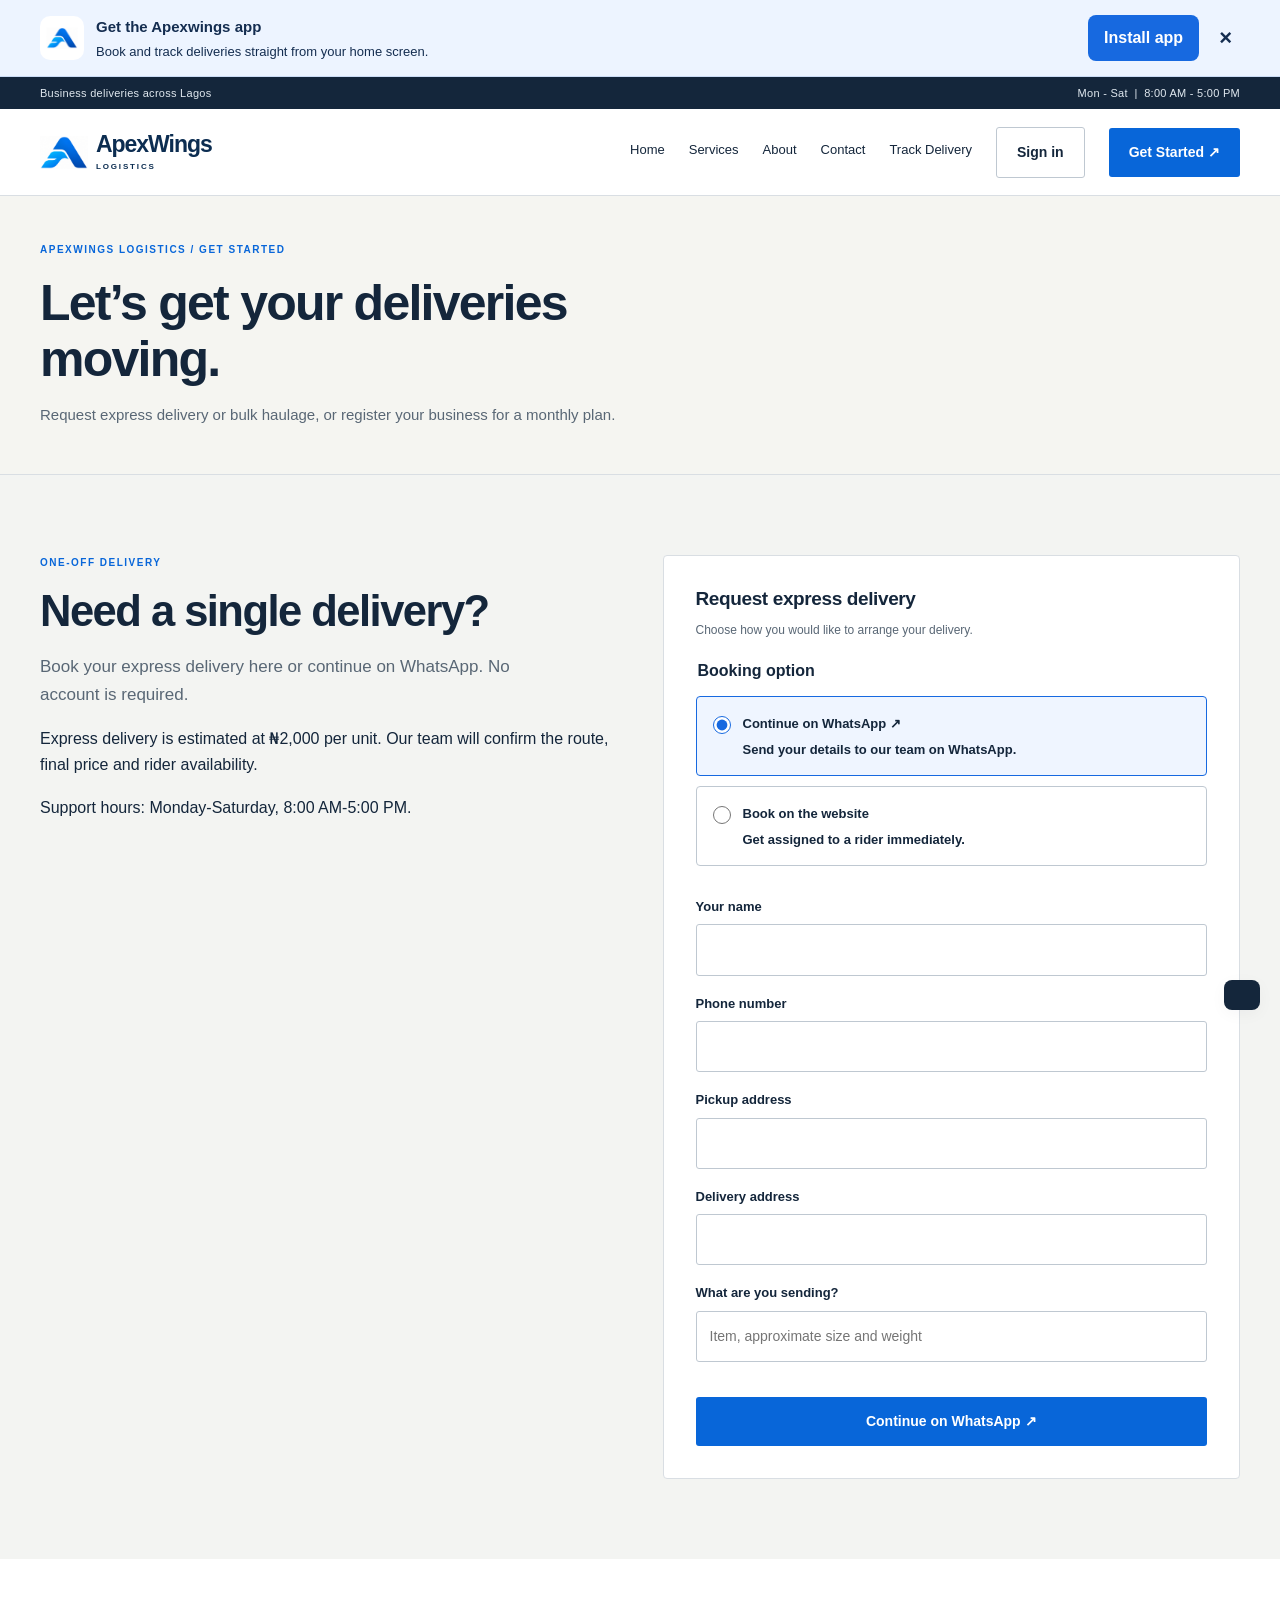
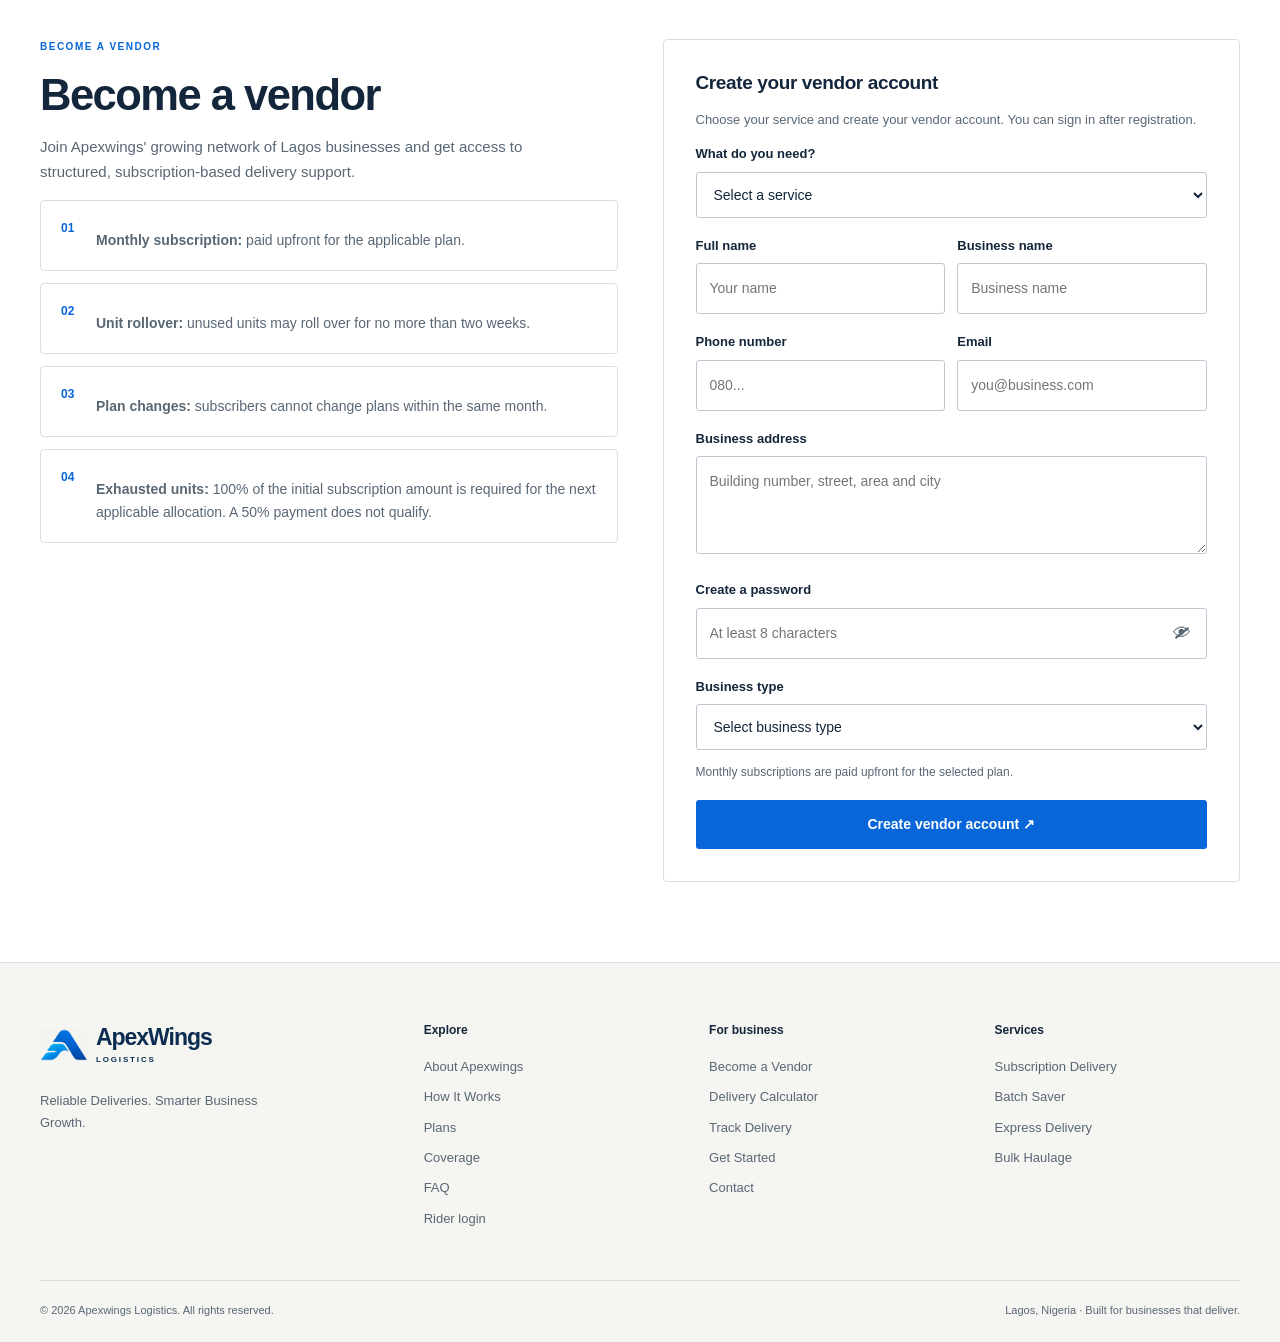
<file: get-started.html>
<!DOCTYPE html>
<html lang="en">
<head>
<meta charset="UTF-8">
<meta name="viewport" content="width=device-width, initial-scale=1.0">
<meta name="description" content="Apexwings Logistics is a subscription-based delivery service helping Lagos businesses manage recurring last-mile deliveries with predictable costs.">
<meta name="theme-color" content="#1769e0">
<title>Get Started | Apexwings Logistics</title>
<link rel="stylesheet" href="fiable.css?v=5">
<link rel="stylesheet" href="design.css?v=10">
<link rel="stylesheet" href="express-booking.css?v=2">
<link rel="stylesheet" href="brand.css?v=1">
<link rel="icon" type="image/png" href="images/apexwings-symbol.png">
<link rel="manifest" href="/manifest.webmanifest">
<link rel="apple-touch-icon" href="/images/app-180.png">
<meta name="apple-mobile-web-app-capable" content="yes">
<meta name="apple-mobile-web-app-title" content="Apexwings">
<link rel="stylesheet" href="/app-install.css?v=1">
<script src="/app-install.js?v=1" defer></script>
</head>
<body>
<a class="skip-link" href="#main-content">Skip to content</a>
<div class="topbar">
    <div class="container">
        <span>Business deliveries across Lagos</span>
        <span>Mon - Sat &nbsp;|&nbsp; 8:00 AM - 5:00 PM</span>
    </div>
</div>
<header>
    <nav class="container">
        <a class="brand apex-brand" href="index.html" aria-label="Apexwings Logistics home">
        <img class="apex-brand-symbol" src="images/apexwings-symbol.png" alt="" width="48" height="48">
<span class="brand-wordmark apex-brand-name">ApexWings<small>LOGISTICS</small></span>
        </a>
        <button class="menu-btn" type="button" aria-label="Open menu" aria-expanded="false" aria-controls="site-navigation">☰</button>
        <div class="nav-links" id="site-navigation">
            <a href="index.html">Home</a>
            <a href="services.html">Services</a>
            <a href="about.html">About</a>
            <a href="contact.html">Contact</a>
            <a href="track.html">Track Delivery</a>
            <a class="btn btn-outline" href="portal.html">Sign in</a>
            <a class="btn btn-primary" href="get-started.html">Get Started <span>↗</span>
            </a>
        </div>
    </nav>
</header>
<main id="main-content">
<section class="page-intro"><div class="container"><div class="eyebrow">Apexwings Logistics / get started</div><h1>Let’s get your deliveries moving.</h1><p>Request express delivery or bulk haulage, or register your business for a monthly plan.</p></div></section>
<section id="quick-express" class="section section-soft">
<div class="container two-col">
<div>
<div class="eyebrow">One-off delivery</div>
<h2>Need a single delivery?</h2>
<p class="hero-copy">Book your express delivery here or continue on WhatsApp. No account is required.</p>
<p>Express delivery is estimated at &#8358;2,000 per unit. Our team will confirm the route, final price and rider availability.</p>
<p>Support hours: Monday-Saturday, 8:00 AM-5:00 PM.</p>
</div>
<div class="form-box">
<h3>Request express delivery</h3>
<p class="service-note">Choose how you would like to arrange your delivery.</p>
<form id="quickExpressForm">
<fieldset class="express-options">
<legend>Booking option</legend>
<label class="express-option"><input type="radio" name="bookingMethod" value="whatsapp" checked><span><strong>Continue on WhatsApp &nearr;</strong><small>Send your details to our team on WhatsApp.</small></span></label>
<label class="express-option"><input type="radio" name="bookingMethod" value="website"><span><strong>Book on the website</strong><small>Get assigned to a rider immediately.</small></span></label>
</fieldset>
<label for="quickExpressName">Your name</label>
<input id="quickExpressName" name="name" autocomplete="name" required maxlength="100">
<label for="quickExpressPhone">Phone number</label>
<input id="quickExpressPhone" name="phone" type="tel" autocomplete="tel" required maxlength="30">
<label for="quickExpressPickup">Pickup address</label>
<input id="quickExpressPickup" name="pickup" required maxlength="300">
<label for="quickExpressDropoff">Delivery address</label>
<input id="quickExpressDropoff" name="dropoff" required maxlength="300">
<label for="quickExpressPackage">What are you sending?</label>
<input id="quickExpressPackage" name="package" required maxlength="300" placeholder="Item, approximate size and weight">
<fieldset id="expressWebsiteFields" class="express-website-fields" hidden disabled>
<legend>Website booking details</legend>
<label for="expressPickupLocation">Pickup area</label>
<select id="expressPickupLocation" name="pickupLocation" required><option value="">Choose pickup area</option></select>
<label for="expressDropoffLocation">Delivery area</label>
<select id="expressDropoffLocation" name="dropoffLocation" required><option value="">Choose delivery area</option></select>
<button class="btn btn-outline" id="expressRetryLocations" type="button" hidden>Retry loading areas</button>
<label for="expressRecipientName">Recipient name</label>
<input id="expressRecipientName" name="recipientName" required maxlength="100" autocomplete="off">
<label for="expressRecipientPhone">Recipient phone number</label>
<input id="expressRecipientPhone" name="recipientPhone" type="tel" required maxlength="30" autocomplete="off">
<fieldset class="express-options express-payment-options">
<legend>How would you like to pay?</legend>
<label class="express-option"><input id="expressPayOnline" type="radio" name="expressPaymentMode" value="online" disabled><span><strong>Pay online</strong><small>Complete your payment securely through Paystack.</small></span></label>
<label class="express-option"><input type="radio" name="expressPaymentMode" value="later" checked><span><strong>Arrange payment with dispatch</strong><small>Book now and confirm payment with our team.</small></span></label>
</fieldset>
<p id="expressPaymentAvailability" class="service-note" role="status">Checking online payment availability…</p>
<div id="expressPaymentEmailFields" hidden>
<label for="expressPaymentEmail">Email for your payment receipt</label>
<input id="expressPaymentEmail" name="paymentEmail" type="email" autocomplete="email" maxlength="160" disabled>
</div>
<p id="expressEstimate" class="service-note" role="status">Choose both areas to see your delivery estimate.</p>
<p class="service-note">Your booking goes straight to our dispatch team for rider assignment. Assignment depends on rider availability. Choose Pay online to pay the displayed total through Paystack, or arrange payment with dispatch.</p>
</fieldset>
<button class="btn btn-primary" id="expressSubmit" type="submit">Continue on WhatsApp &nearr;</button>
<p id="expressError" class="express-error" role="alert" hidden></p>
</form>
<div id="expressConfirmation" class="express-confirmation" role="status" tabindex="-1" hidden></div>
</div>
</div>
</section>

<section id="get-started" class="section" aria-labelledby="serviceHeading">
<div class="container two-col">
<div>
<div class="eyebrow" id="serviceEyebrow">Become a vendor</div>
<h2 id="serviceHeading">Become a vendor</h2>
<p class="hero-copy" id="serviceDescription" style="font-size:15px">Join Apexwings' growing network of Lagos businesses and get access to structured, subscription-based delivery support.</p>
<div class="rule-list service-fields" id="subscriptionRules">
<div class="rule">
<b>01</b>
<p>
<strong>Monthly subscription:</strong> paid upfront for the applicable plan.</p>
</div>
<div class="rule">
<b>02</b>
<p>
<strong>Unit rollover:</strong> unused units may roll over for no more than two weeks.</p>
</div>
<div class="rule">
<b>03</b>
<p>
<strong>Plan changes:</strong> subscribers cannot change plans within the same month.</p>
</div>
<div class="rule">
<b>04</b>
<p>
<strong>Exhausted units:</strong> 100% of the initial subscription amount is required for the next applicable allocation. A 50% payment does not qualify.</p>
</div>
</div>
<div id="bulkGuidance" class="service-fields" hidden>
<h3>Help us plan your move</h3>
<p>Describe your goods and how they are packed. Include an estimate of the total weight or dimensions so we can assess the vehicle needed.</p>
<p>Tell us about stairs, access restrictions, fragile items, or loading and unloading help you may need.</p>
<p>Our team will confirm the quote, vehicle availability and pickup timing before you book.</p>
</div>
</div>
<div class="form-box">
<h3 id="serviceFormHeading">Create your vendor account</h3>
<p id="serviceFormDescription" style="color:var(--muted);font-size:13px">Choose the service that fits your operation.</p>
<form id="vendorForm">
<label for="serviceType">What do you need?</label>
<select id="serviceType" name="serviceType" required>
<option disabled selected value="">Select a service</option>
<option value="subscription">Monthly subscription deliveries</option>
<option value="bulk">Bulk haulage</option>
</select>
<div id="registrationPlanFields" class="service-fields" hidden>
<label for="selectedPlan">Selected subscription plan</label>
<select id="selectedPlan" name="plan" required disabled aria-describedby="registrationPlanSummary">
<option value="">Choose a subscription plan</option>
<option value="Basic">Basic</option>
<option value="Growth">Growth</option>
<option value="Business">Business</option>
</select>
<p id="registrationPlanSummary" class="registration-plan-summary" role="status" aria-live="polite">Choose a plan to see your monthly price and delivery units.</p>
</div>
<div class="form-grid">
<div>
<label for="get-started-field-1">Full name</label>
<input required placeholder="Your name" id="get-started-field-1" autocomplete="name" maxlength="120">
</div>
<div>
<label for="get-started-field-2">Business name</label>
<input required placeholder="Business name" id="get-started-field-2" autocomplete="organization" maxlength="160">
</div>
<div>
<label for="get-started-field-3">Phone number</label>
<input required type="tel" placeholder="080..." id="get-started-field-3" autocomplete="tel" maxlength="30">
</div>
<div>
<label for="get-started-field-4">Email</label>
<input required type="email" placeholder="you@business.com" id="get-started-field-4" autocomplete="email" maxlength="160">
</div>
</div>
<div id="accountFields" class="service-fields">
<label for="businessAddress">Business address</label>
<textarea id="businessAddress" required autocomplete="street-address" maxlength="500" rows="3" placeholder="Building number, street, area and city"></textarea>
<label for="vendorPassword">Create a password</label>
<div class="password-field">
<input id="vendorPassword" required type="password" minlength="8" maxlength="128" autocomplete="new-password" placeholder="At least 8 characters">
<button class="password-toggle" type="button" aria-label="Show password" aria-pressed="false">&#128065;</button>
</div>
<label for="get-started-field-5">Business type</label>
<select required id="get-started-field-5">
<option value="">Select business type</option>
<option>Fashion</option>
<option>Food</option>
<option>E-commerce</option>
<option>Beauty</option>
<option>Electronics</option>
<option>Retail</option>
<option>Home Business</option>
<option>Other</option>
</select>
<div id="otherBusinessTypeFields" hidden>
<label for="otherBusinessType">Please specify your business type</label>
<input id="otherBusinessType" type="text" maxlength="120" placeholder="Enter your business type" disabled>
</div>
</div>
<div id="subscriptionFields">
<label for="monthlyVolume">Estimated monthly deliveries</label>
<select id="monthlyVolume" required>
<option value="">Choose volume</option>
<option>1–30</option>
<option>31–50</option>
<option>51–75</option>
<option>76–110</option>
<option>110+</option>
</select>
</div>
<div id="bulkFields" class="service-fields" hidden>
<label for="bulkDetails">What needs to be moved?</label>
<textarea id="bulkDetails" rows="3" maxlength="1000" placeholder="Describe the goods, e.g. boxed clothing, furniture or equipment"></textarea>
<div class="form-grid">
<div>
<label for="bulkQuantity">Quantity and packaging</label>
<input id="bulkQuantity" maxlength="160" placeholder="e.g. 40 cartons or 6 pallets">
</div>
<div>
<label for="bulkSize">Estimated weight or dimensions</label>
<input id="bulkSize" maxlength="160" placeholder="e.g. 500 kg; unsure is OK">
</div>
</div>
<label for="bulkPickup">Full pickup address</label>
<input id="bulkPickup" maxlength="300" placeholder="Street address, area, city and state">
<label for="bulkDropoff">Full delivery address</label>
<input id="bulkDropoff" maxlength="300" placeholder="Street address, area, city and state">
<label for="bulkDate">Preferred pickup date</label>
<input id="bulkDate" type="date" aria-describedby="bulkDateNote">
<p class="service-note" id="bulkDateNote">Your preferred date is subject to confirmation.</p>
<label for="bulkHandling">Handling and access notes (optional)</label>
<textarea id="bulkHandling" rows="3" maxlength="1000" data-optional placeholder="Fragile goods, stairs, loading assistance, access restrictions or preferred time"></textarea>
</div>
<p class="service-note" id="serviceNote">Single deliveries and bulk haulage requests are subject to route, vehicle and operational availability.</p>
<button class="btn btn-primary" id="serviceSubmit" type="submit" style="inline-size:100%">Apply to Become a Vendor ↗</button>
</form>
</div>
</div>
</section>
</main>
<footer>
<div class="container footer-grid">
<div class="footer-brand">
<a class="brand apex-brand" href="index.html" aria-label="Apexwings Logistics home">
<img class="apex-brand-symbol" src="images/apexwings-symbol.png" alt="" width="48" height="48">
<span class="brand-wordmark apex-brand-name">ApexWings<small>LOGISTICS</small></span>
</a>
<p>Reliable Deliveries. Smarter Business Growth.</p>
</div>
<div class="footer-col">
<strong>Explore</strong>
<a href="about.html">About Apexwings</a>
<a href="index.html#how">How It Works</a>
<a href="services.html#plans">Plans</a>
<a href="services.html#coverage">Coverage</a>
<a href="index.html#faq">FAQ</a>
<a href="rider.html">Rider login</a>
</div>
<div class="footer-col">
<strong>For business</strong>
<a href="get-started.html?service=subscription#get-started">Become a Vendor</a>
<a href="services.html#calculator">Delivery Calculator</a>
<a href="track.html">Track Delivery</a>
<a href="get-started.html">Get Started</a>
<a href="contact.html">Contact</a>
</div>
<div class="footer-col">
<strong>Services</strong>
<a href="services.html#plans">Subscription Delivery</a>
<a href="index.html#batch-saver">Batch Saver</a>
<a href="services.html#calculator">Express Delivery</a>
<a href="get-started.html?service=bulk#get-started">Bulk Haulage</a>
</div>
</div>
<div class="container copyright">
<span>© 2026 Apexwings Logistics. All rights reserved.</span>
<span>Lagos, Nigeria · Built for businesses that deliver.</span>
</div>
</footer>
<div class="toast" id="toast" role="status">
</div>
<button class="back-to-top" id="backToTop" type="button" aria-label="Back to top">↑</button>
<script src="csrf.js"></script>
<script src="site.js?v=3"></script>
<script src="express-booking.js?v=4"></script>
<script src="get-started.js?v=6"></script>
</body>
</html>
</file>
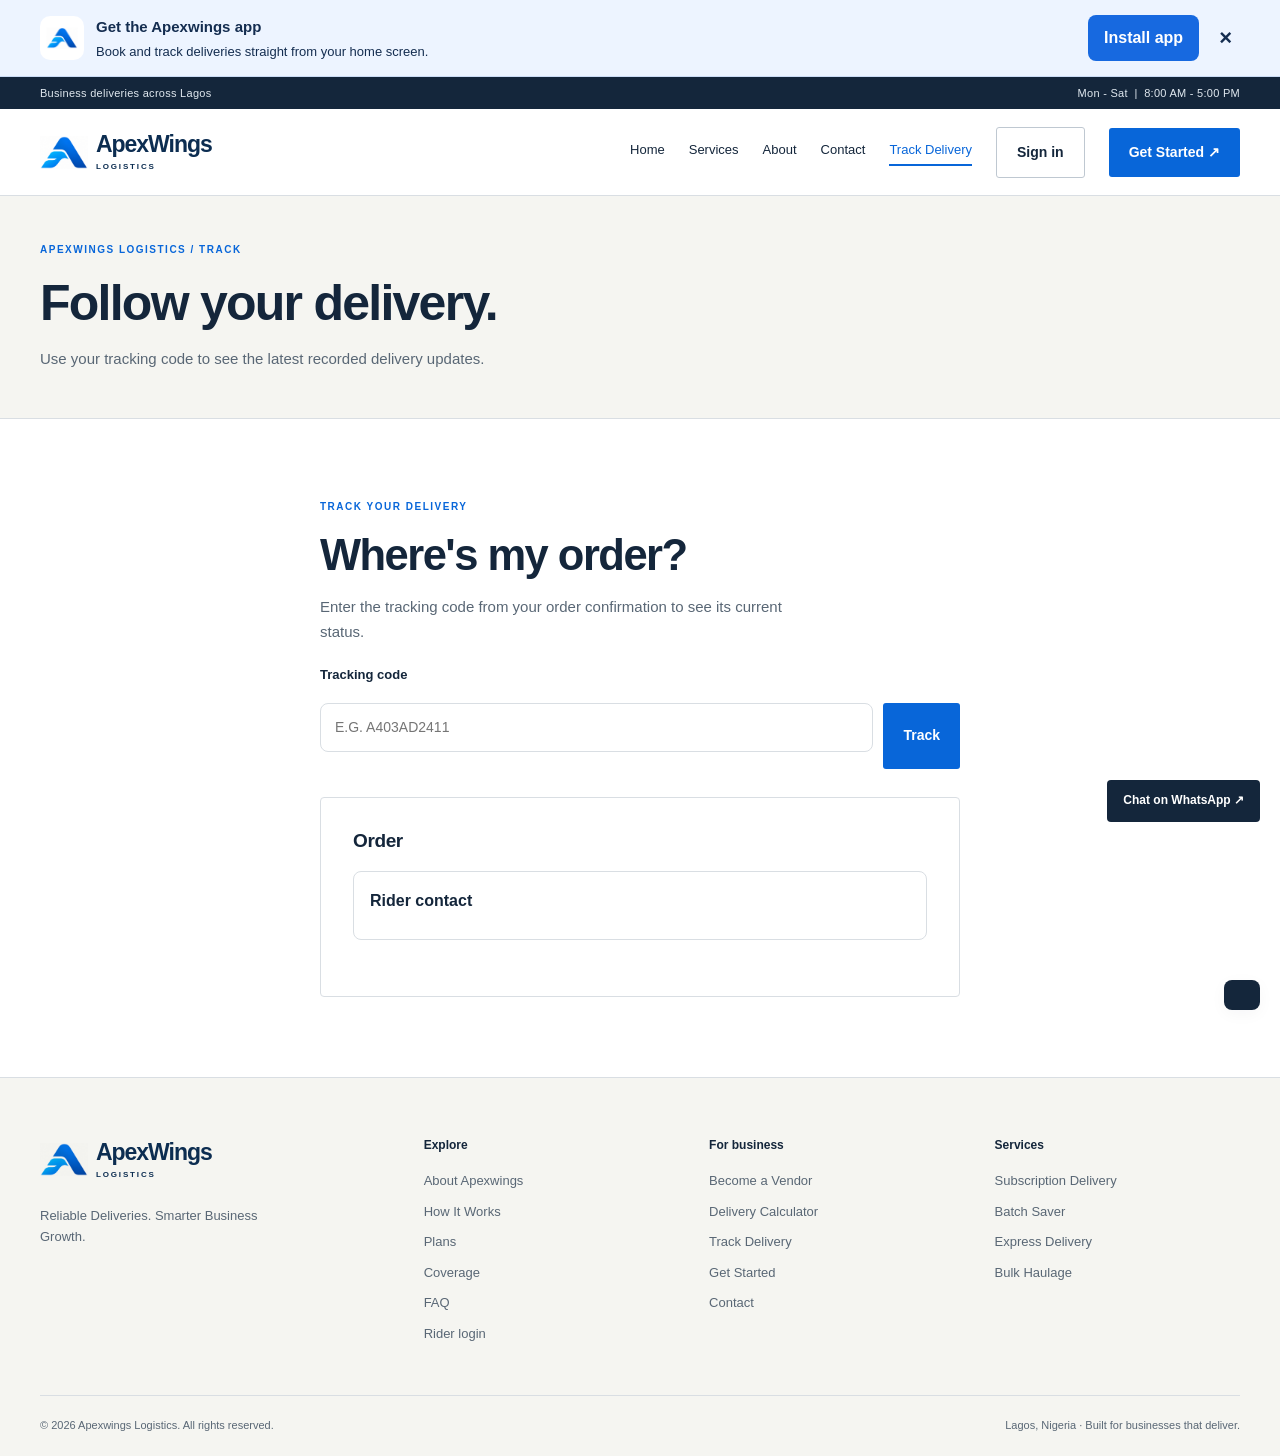
<file: track.html>
<!DOCTYPE html>
<html lang="en">
<head>
<meta charset="UTF-8">
<meta name="viewport" content="width=device-width, initial-scale=1.0">
<meta name="description" content="Track your Apexwings Logistics delivery using your tracking code.">
<meta name="theme-color" content="#1769e0">
<title>Track Delivery | Apexwings Logistics</title>
<link rel="stylesheet" href="fiable.css?v=5">
<style>
.track-timeline { list-style:none; margin:24px 0 0; padding:0; border-inline-start:2px solid var(--line); }
.track-timeline li { position:relative; padding:0 0 20px 22px; }
.track-timeline li::before { content:""; position:absolute; inset-inline-start:-7px; inset-block-start:3px; inline-size:12px; block-size:12px; border-radius:50%; background:var(--blue); border:2px solid #fff; box-shadow:0 0 0 1px var(--line); }
.track-timeline .track-status { font-weight:700; display:block; }
.track-timeline .track-meta { font-size:13px; color:var(--muted); }
.track-result { margin-block-start:28px; }
.track-error { color:#b91c1c; margin-block-start:16px; }
.track-rider { margin-block-start:20px; padding:16px; border:1px solid var(--line); border-radius:8px; overflow-wrap:anywhere; }
.track-rider h4 { margin:0 0 8px; }
.track-rider p { margin:8px 0; }
</style>
<link rel="stylesheet" href="design.css?v=1">
<link rel="stylesheet" href="brand.css?v=1">
<link rel="icon" type="image/png" href="images/apexwings-symbol.png">
<link rel="manifest" href="/manifest.webmanifest">
<link rel="apple-touch-icon" href="/images/app-180.png">
<meta name="apple-mobile-web-app-capable" content="yes">
<meta name="apple-mobile-web-app-title" content="Apexwings">
<link rel="stylesheet" href="/app-install.css?v=1">
<script src="/app-install.js?v=1" defer></script>
</head>
<body>
<a class="skip-link" href="#main-content">Skip to content</a>
<div class="topbar">
    <div class="container">
        <span>Business deliveries across Lagos</span>
        <span>Mon - Sat &nbsp;|&nbsp; 8:00 AM - 5:00 PM</span>
    </div>
</div>
<header>
    <nav class="container">
        <a class="brand apex-brand" href="index.html" aria-label="Apexwings Logistics home">
        <img class="apex-brand-symbol" src="images/apexwings-symbol.png" alt="" width="48" height="48">
<span class="brand-wordmark apex-brand-name">ApexWings<small>LOGISTICS</small></span>
        </a>
        <button class="menu-btn" type="button" aria-label="Open menu" aria-expanded="false" aria-controls="site-navigation">☰</button>
        <div class="nav-links" id="site-navigation">
            <a href="index.html">Home</a>
            <a href="services.html">Services</a>
            <a href="about.html">About</a>
            <a href="contact.html">Contact</a>
            <a href="track.html" class="active">Track Delivery</a>
            <a class="btn btn-outline" href="portal.html">Sign in</a>
            <a class="btn btn-primary" href="get-started.html">Get Started <span>↗</span>
            </a>
        </div>
    </nav>
</header>
<main id="main-content">
<section class="page-intro"><div class="container"><div class="eyebrow">Apexwings Logistics / track</div><h1>Follow your delivery.</h1><p>Use your tracking code to see the latest recorded delivery updates.</p></div></section>
<section id="track" class="section">
<div class="container" style="max-inline-size:640px">
<div class="eyebrow">Track your delivery</div>
<h2>Where's my order?</h2>
<p class="hero-copy" style="font-size:15px">Enter the tracking code from your order confirmation to see its current status.</p>
<form id="trackForm" style="display:flex;gap:10px;flex-wrap:wrap;margin-block-start:20px">
<label for="trackCodeInput" style="flex-basis:100%">Tracking code</label>
<input id="trackCodeInput" type="text" required placeholder="e.g. A403AD2411" style="flex:1;min-inline-size:220px;padding:12px 14px;border:1px solid var(--line);border-radius:8px;font-size:14px;text-transform:uppercase">
<button type="submit" class="btn btn-primary">Track</button>
</form>
<div id="trackError" class="track-error hidden" role="alert"></div>
<div id="trackResult" class="track-result hidden" aria-live="polite">
<div class="form-box">
<h3 id="trackOrderRef">Order</h3>
<p><strong id="trackStatus"></strong></p>
<section id="trackRider" class="track-rider hidden" aria-labelledby="trackRiderHeading">
<h4 id="trackRiderHeading">Rider contact</h4>
<p id="trackRiderName"></p>
<a id="trackRiderPhone" class="hidden"></a>
<p id="trackRiderMessage"></p>
</section>
<ul id="trackTimelineList" class="track-timeline"></ul>
</div>
</div>
</div>
</section>
</main>
<footer>
<div class="container footer-grid">
<div class="footer-brand">
<a class="brand apex-brand" href="index.html" aria-label="Apexwings Logistics home">
<img class="apex-brand-symbol" src="images/apexwings-symbol.png" alt="" width="48" height="48">
<span class="brand-wordmark apex-brand-name">ApexWings<small>LOGISTICS</small></span>
</a>
<p>Reliable Deliveries. Smarter Business Growth.</p>
</div>
<div class="footer-col">
<strong>Explore</strong>
<a href="about.html">About Apexwings</a>
<a href="index.html#how">How It Works</a>
<a href="services.html#plans">Plans</a>
<a href="services.html#coverage">Coverage</a>
<a href="index.html#faq">FAQ</a>
<a href="rider.html">Rider login</a>
</div>
<div class="footer-col">
<strong>For business</strong>
<a href="get-started.html?service=subscription#get-started">Become a Vendor</a>
<a href="services.html#calculator">Delivery Calculator</a>
<a href="track.html">Track Delivery</a>
<a href="get-started.html">Get Started</a>
<a href="contact.html">Contact</a>
</div>
<div class="footer-col">
<strong>Services</strong>
<a href="services.html#plans">Subscription Delivery</a>
<a href="index.html#batch-saver">Batch Saver</a>
<a href="services.html#calculator">Express Delivery</a>
<a href="get-started.html?service=bulk#get-started">Bulk Haulage</a>
</div>
</div>
<div class="container copyright">
<span>© 2026 Apexwings Logistics. All rights reserved.</span>
<span>Lagos, Nigeria · Built for businesses that deliver.</span>
</div>
</footer>
<div class="toast" id="toast" role="status">
</div>
<a class="whatsapp-contact" href="https://wa.me/2347015414492" target="_blank" rel="noopener noreferrer" aria-label="Chat with Apexwings on WhatsApp (opens in a new tab)">Chat on WhatsApp &nearr;</a>
<button class="back-to-top" id="backToTop" type="button" aria-label="Back to top">↑</button>
<script src="site.js"></script>
<script>
    const params = new URLSearchParams(window.location.search);
    const prefillCode = params.get("code");
    if (prefillCode) {
        document.getElementById("trackCodeInput").value = prefillCode;
    }

    function renderRiderContact(data) {
        const section = document.getElementById("trackRider");
        const name = document.getElementById("trackRiderName");
        const phone = document.getElementById("trackRiderPhone");
        const message = document.getElementById("trackRiderMessage");
        section.classList.add("hidden");
        name.textContent = "";
        phone.textContent = "";
        phone.removeAttribute("href");
        phone.classList.add("hidden");
        message.textContent = "";
        if (!Object.prototype.hasOwnProperty.call(data, "riderContact")) return;
        const rider = data.riderContact;
        if (rider) {
            name.textContent = rider.name || "Assigned rider";
            const number = String(rider.phone || "").trim();
            const dialNumber = number.replace(/[\s().-]/g, "");
            if (/^\+?\d{7,15}$/.test(dialNumber)) {
                phone.textContent = `Call rider: ${number}`;
                phone.href = `tel:${dialNumber}`;
                phone.classList.remove("hidden");
            } else {
                message.textContent = "Rider phone number is not available yet.";
            }
        } else {
            message.textContent = "A rider has not been assigned yet. Contact details will appear once assigned.";
        }
        section.classList.remove("hidden");
    }

    async function runTrackLookup(code) {
        const errorBox = document.getElementById("trackError");
        const resultBox = document.getElementById("trackResult");
        errorBox.classList.add("hidden");
        resultBox.classList.add("hidden");
        renderRiderContact({});
        try {
            const response = await fetch(`/api/track?code=${encodeURIComponent(code)}`);
            const data = await response.json();
            if (!response.ok) {
                throw new Error(data.error || "We couldn't find a delivery with that tracking code.");
            }
            document.getElementById("trackOrderRef").textContent = data.orderRef || "Order";
            document.getElementById("trackStatus").textContent = `Current status: ${data.status}`;
            renderRiderContact(data);
            document.getElementById("trackTimelineList").innerHTML = (data.timeline || []).map(event => `
                <li>
                    <span class="track-status">${event.status}</span>
                    <span class="track-meta">${event.at ? new Date(event.at).toLocaleString("en-GB", { day: "2-digit", month: "short", year: "numeric", hour: "2-digit", minute: "2-digit" }) : ""}</span>
                </li>
            `).join("") || '<li><span class="track-status">No timeline events yet.</span></li>';
            resultBox.classList.remove("hidden");
        } catch (error) {
            errorBox.textContent = error.message;
            errorBox.classList.remove("hidden");
        }
    }

    document.getElementById("trackForm").addEventListener("submit", event => {
        event.preventDefault();
        const code = document.getElementById("trackCodeInput").value.trim().toUpperCase();
        if (code) runTrackLookup(code);
    });

    if (prefillCode) {
        runTrackLookup(prefillCode.toUpperCase());
    }
</script>
</body>
</html>
</file>
<file: fiable.css>
.whatsapp-contact { position:fixed; inset-inline-end:20px; inset-block-end:78px; z-index:30; background:#087c53; color:#fff; padding:12px 16px; border-radius:30px; font-weight:700; font-size:13px; box-shadow:0 6px 20px rgba(0,0,0,.16); }
.whatsapp-contact:hover { background:#066342; }
.whatsapp-contact:focus-visible { outline:3px solid var(--blue); outline-offset:4px; }
.plan-example { padding:12px; background:var(--soft); border-radius:8px; font-size:13px; }
#quick-express { scroll-margin-top:110px; }
#quickExpressForm .btn { margin-block-start:18px; inline-size:100%; }
.faq p a { color:var(--blue); text-decoration:underline; }
@media (min-width:761px) and (max-width:1100px) { .nav-links { gap:12px; font-size:11px; } .nav-links .btn { padding:10px 12px; } }
@media (max-width:480px) { .whatsapp-contact { inset-inline-end:15px; font-size:12px; padding:10px 14px; } }
:root { 
    --blue:#1769e0; 
    --blue-dark:#0d4fb6; 
    --ink:#10233f; 
    --muted:#66758a; 
    --line:#dce5f0; 
    --soft:#f3f7fc; 
    --green:#0e9f6e; 
    --white:#fff; 
    --shadow:0 18px 55px rgba(21,55,103,.10); 
}
* { box-sizing:border-box; }
html { scroll-behavior:smooth; }
body { 
    margin:0; 
    color:var(--ink); 
    background:#fff; 
    font-family:'DM Sans',sans-serif; 
    line-height:1.55; 
}
a { color:inherit; text-decoration:none; }
button,input,select,textarea { font:inherit; }
button { cursor:pointer; }
.container { inline-size:min(1160px, calc(100% - 40px)); margin:auto; }
.topbar { background:#0f4aa5; color:#dceaff; font-size:12px; padding:8px 0; }
.topbar .container { display:flex; justify-content:space-between; }
header { 
    position:sticky; 
    inset-block-start:0; 
    z-index:20; 
    background:rgba(255,255,255,.96); 
    backdrop-filter:blur(14px); 
    border-block-end:1px solid #eef2f7; 
}
nav { block-size:88px; display:flex; align-items:center; justify-content:space-between; gap:22px; }
.brand { 
    display:flex; 
    align-items:center; 
    justify-content:center; 
    inline-size:170px; 
    block-size:86px; 
    overflow:visible; 
}
.brand-logo { 
    inline-size:170px; 
    block-size:86px; 
    object-fit:contain; 
    object-position:center; 
    display:block; 
    transform:none; 
}
.nav-links { 
    display:flex; 
    gap:24px; 
    align-items:center; 
    font-size:13px; 
    color:#506078; 
    font-weight:600; 
}
.nav-links a:hover { color:var(--blue); }
.nav-links a:not(.btn) { padding-block-end:4px; border-block-end:2px solid transparent; }
.nav-links a.active { color:var(--blue); border-block-end-color:var(--blue); }
.btn { 
    border:0; 
    border-radius:8px; 
    padding:13px 19px; 
    font-weight:700; 
    display:inline-block; 
    justify-content:center; 
    align-items:center; 
    gap:8px; 
    transition:.2s ease; 
}
.btn-primary { background:var(--blue); color:#fff; box-shadow:0 9px 20px rgba(23,105,224,.2); }
.btn-primary:hover { background:var(--blue-dark); transform:translateY(-2px); }
.btn-outline { background:#fff; border:1px solid var(--line); color:var(--ink); }
.btn-outline:hover { border-color:var(--blue); color:var(--blue); }
.nav-links a.btn-primary:hover { color:#fff; }
.menu-btn { display:none; border:0; background:none; font-size:24px; color:var(--ink); }
.hero { background:linear-gradient(115deg,#f3f8ff 0%,#fff 64%); padding:78px 0 88px; overflow:hidden; }
.hero-grid { display:grid; grid-template-columns:1.02fr .98fr; align-items:center; gap:56px; }
.eyebrow { 
    color:var(--blue); 
    text-transform:uppercase; 
    letter-spacing:1.6px; 
    font-size:11px; 
    font-weight:800; 
    display:flex; 
    gap:9px; 
    align-items:center; 
}
.eyebrow:before { content:''; inline-size:24px; block-size:2px; background:var(--blue); }
h1,h2,h3 { font-family:Manrope,sans-serif; letter-spacing:-1.6px; line-height:1.12; margin:0; }
h1 { font-size:clamp(42px,5vw,67px); max-inline-size:630px; margin:18px 0; }
h2 { font-size:clamp(30px,4vw,44px); }
h3 { font-size:18px; letter-spacing:-.4px; }
.hero-copy { font-size:18px; color:var(--muted); max-inline-size:570px; }
.hero-actions { display:flex; gap:12px; margin:30px 0 38px; flex-wrap:wrap; }
.hero-note { display:flex; align-items:center; gap:12px; color:#68788d; font-size:12px; }
.avatars { display:flex; }
.avatar { 
    inline-size:26px; 
    block-size:26px; 
    border-radius:50%; 
    border:2px solid #fff; 
    margin-inline-start:-7px; 
    background:#b8d1f3; 
    overflow:hidden; 
}
.avatar:first-child { margin-inline-start:0; background:#f3bd90; }
.avatar:nth-child(2) { background:#c99473; }
.avatar:nth-child(3) { background:#7aa4d9; }
.hero-visual { min-block-size:450px; position:relative; }
.hero-photo { 
    block-size:440px; 
    border-radius:20px; 
    background:linear-gradient(0deg,rgba(8,36,80,.3),transparent),url('https://images.unsplash.com/photo-1526367790999-0150786686a2?auto=format&fit=crop&w=1000&q=85') center/cover; 
    box-shadow:var(--shadow); 
}
.location-chip,.tracking-card { 
    position:absolute; 
    background:#fff; 
    border:1px solid #edf1f6; 
    box-shadow:var(--shadow); 
    border-radius:12px; 
}
.location-chip { 
    inset-block-start:30px; 
    inset-inline-start:-28px; 
    padding:13px 16px; 
    display:flex; 
    gap:10px; 
    align-items:center; 
    font-size:12px; 
    font-weight:700; 
}
.pin { 
    inline-size:27px; 
    block-size:27px; 
    background:#e7f1ff; 
    color:var(--blue); 
    border-radius:50%; 
    display:grid; 
    place-items:center; 
}
.tracking-card { inset-inline-end:-26px; inset-block-end:28px; inline-size:215px; padding:17px; }
.tracking-card strong { display:block; font:700 13px Manrope; margin-block-end:12px; }
.track-row { display:flex; gap:10px; font-size:11px; color:var(--muted); margin:12px 0; align-items:center; }
.track-row b { color:var(--green); font-size:16px; }
.section { padding:96px 0; }
.section-soft { background:var(--soft); }
.section-head { max-inline-size:620px; margin-block-end:42px; }
.section-head p { color:var(--muted); font-size:16px; margin:16px 0 0; }
.center { text-align:center; margin-inline-start:auto; margin-inline-end:auto; }
.grid-4 { display:grid; grid-template-columns:repeat(4,1fr); gap:16px; }
.value-card,.step,.rule,.benefit { 
    background:#fff; 
    border:1px solid var(--line); 
    border-radius:12px; 
    padding:25px; 
}
.value-card { min-block-size:210px; }
.icon { 
    inline-size:39px; 
    block-size:39px; 
    display:grid; 
    place-items:center; 
    border-radius:10px; 
    background:#e8f1ff; 
    color:var(--blue); 
    margin-block-end:25px; 
    font-size:19px; 
}
.value-card p,.step p,.benefit p,.rule p { color:var(--muted); font-size:14px; margin:10px 0 0; }
.service-visuals { display:grid; grid-template-columns:1fr 1fr; gap:18px; margin-block-start:38px; }
.service-visual { 
    min-block-size:310px; 
    position:relative; 
    overflow:hidden; 
    border-radius:14px; 
    background:#dbe9f8; 
    box-shadow:var(--shadow); 
}
.service-visual img { inline-size:100%; block-size:100%; min-block-size:310px; display:block; object-fit:cover; }
.service-visual:after { 
    content:''; 
    position:absolute; 
    inset:42% 0 0; 
    background:linear-gradient(transparent,rgba(8,28,58,.82)); 
}
.service-visual-copy { 
    position:absolute; 
    z-index:1; 
    inset-inline-start:24px; 
    inset-inline-end:24px; 
    inset-block-end:20px; 
    color:#fff; 
}
.service-visual-copy h3 { color:#fff; }
.service-visual-copy p { color:#e4effc; font-size:13px; margin:7px 0 0; }
.steps { display:grid; grid-template-columns:repeat(4,1fr); gap:14px; counter-reset:steps; }
.step { position:relative; padding-block-start:58px; counter-increment:steps; }
.step:before { 
    content:'0' counter(steps); 
    position:absolute; 
    inset-block-start:22px; 
    inset-inline-start:25px; 
    color:var(--blue); 
    font:800 12px Manrope; 
}
.step:not(:last-child):after { 
    content:'\2192'; 
    position:absolute; 
    inset-inline-end:-22px; 
    inset-block-start:58px; 
    color:#aab9cb; 
    font-size:20px; 
    z-index:2; 
}
.plans { display:grid; grid-template-columns:repeat(3,1fr); gap:18px; align-items:start; }
.plan { 
    background:#fff; 
    border:1px solid var(--line); 
    border-radius:14px; 
    padding:30px; 
    position:relative; 
    cursor:pointer; 
    transition:.2s ease; 
}
.plan.popular { border:1px solid var(--line); box-shadow:0 10px 28px rgba(23,105,224,.08); transform:translateY(-10px); }
.plan.selected { border:2px solid var(--blue); box-shadow:0 16px 38px rgba(23,105,224,.16); transform:translateY(-6px); }
.plan.popular.selected { transform:translateY(-14px); }
.badge { 
    position:absolute; 
    inset-block-start:-13px; 
    inset-inline-end:22px; 
    background:var(--blue); 
    color:#fff; 
    padding:5px 10px; 
    border-radius:5px; 
    font-size:10px; 
    font-weight:800; 
    letter-spacing:.6px; 
}
.plan .price { font:800 31px Manrope; margin:17px 0 4px; letter-spacing:-1.5px; }
.plan .units { color:var(--blue); font-size:13px; font-weight:800; }
.plan p { color:var(--muted); font-size:13px; min-block-size:53px; }
.plan ul { list-style:none; padding:0; margin:23px 0; border-block-start:1px solid var(--line); }
.plan li { padding:9px 0; border-block-end:1px solid #edf1f5; font-size:13px; color:#53647a; }
.plan li:before { content:'\2713'; color:var(--green); font-weight:800; margin-inline-end:8px; }
.plan .btn { inline-size:100%; }
.economics { 
    display:flex; 
    justify-content:space-between; 
    gap:20px; 
    align-items:center; 
    padding:20px 0 0; 
    color:#61718a; 
    font-size:14px; 
}
.economics strong { color:var(--ink); }
.units-wrap { display:grid; grid-template-columns:.9fr 1.1fr; gap:50px; align-items:center; }
.unit-list { display:grid; grid-template-columns:repeat(2,1fr); gap:10px; }
.unit { 
    background:#fff; 
    border:1px solid var(--line); 
    border-radius:9px; 
    padding:14px; 
    display:flex; 
    gap:11px; 
    align-items:center; 
    font-size:13px; 
}
.unit b { inline-size:28px; block-size:28px; display:grid; place-items:center; border-radius:7px; background:#e9f2ff; color:var(--blue); }
.zone-layout { display:grid; grid-template-columns:1.2fr .8fr; gap:45px; align-items:center; }
.map { 
    min-block-size:355px; 
    border-radius:16px; 
    background:#dfeeff; 
    position:relative; 
    overflow:hidden; 
    background-image:radial-gradient(#a6c9f4 1px,transparent 1px); 
    background-size:16px 16px; 
}
.map:after { 
    content:'LAGOS'; 
    position:absolute; 
    inset:0; 
    display:grid; 
    place-items:center; 
    color:rgba(23,105,224,.15); 
    font:800 75px Manrope; 
    transform:rotate(-18deg); 
}
.zone { 
    position:absolute; 
    z-index:1; 
    border-radius:50%; 
    background:var(--blue); 
    color:#fff; 
    padding:9px 12px; 
    font-size:10px; 
    font-weight:800; 
    box-shadow:0 4px 12px rgba(23,105,224,.25); 
}
.z1{inset-block-start:22%;inset-inline-start:27%}
.z2{inset-block-start:40%;inset-inline-start:48%}
.z3{inset-block-start:58%;inset-inline-start:63%}
.z4{inset-block-start:25%;inset-inline-start:60%}
.z5{inset-block-start:71%;inset-inline-start:35%}
.z6{inset-block-start:44%;inset-inline-start:19%}
.coverage-list { display:grid; grid-template-columns:1fr 1fr; gap:18px; margin:22px 0 28px; }
.coverage-list strong { 
    display:block; 
    font-size:12px; 
    color:var(--blue); 
    text-transform:uppercase; 
    letter-spacing:1px; 
    margin-block-end:7px; 
}
.coverage-list span { color:var(--muted); font-size:13px; display:block; }
.calculator { display:grid; grid-template-columns:1fr 1fr; gap:35px; align-items:start; }
.form-box { 
    background:#fff; 
    border:1px solid var(--line); 
    border-radius:14px; 
    padding:27px; 
    box-shadow:var(--shadow); 
}
label { display:block; font-size:12px; font-weight:700; margin:0 0 7px; color:#45566d; }
input,select,textarea { 
    inline-size:100%; 
    border:1px solid var(--line); 
    border-radius:7px; 
    padding:12px 13px; 
    color:var(--ink); 
    background:#fff; 
    outline:none; 
    margin-block-end:17px; 
}
input:focus,select:focus,textarea:focus { border-color:var(--blue); box-shadow:0 0 0 3px #e7f0ff; }
.password-field { position:relative !important; display:block; margin-block-end:17px; }
.password-field input { inline-size:100%; padding-inline-end:48px; margin-block-end:0; }
.password-toggle { 
    position:absolute !important; 
    inset-inline-end:8px; 
    inset-block-start:50%; 
    transform:translateY(-50%); 
    inline-size:34px; 
    block-size:34px; 
    display:grid; 
    place-items:center; 
    border:0; 
    border-radius:6px; 
    background:transparent; 
    color:var(--muted); 
    font-size:18px; 
    line-height:1; 
    overflow:hidden; 
}
.password-toggle[aria-pressed="false"]:after { 
    content:''; 
    position:absolute; 
    inline-size:17px; 
    block-size:2px; 
    inset-block-start:50%; 
    inset-inline-end:50%; 
    border-radius:2px; 
    background:currentColor; 
    transform:translate(50%,-50%) rotate(-38deg); 
    pointer-events:none; 
}
.password-toggle:hover,.password-toggle:focus-visible { background:#edf5ff; color:var(--blue); outline:none; }
.form-grid { display:grid; grid-template-columns:1fr 1fr; gap:0 12px; }
.calculator-explanation { 
    display:flex; 
    gap:10px; 
    align-items:flex-start; 
    max-inline-size:850px; 
    margin:-18px 0 30px; 
    padding:14px 16px; 
    border-inline-start:3px solid var(--blue); 
    background:#edf5ff; 
    color:var(--muted); 
    font-size:13px; 
}
.calculator-explanation strong { color:var(--ink); white-space:nowrap; }
.service-fields[hidden] { display:none; }
.service-note { color:var(--muted); font-size:12px; margin:-4px 0 17px; }
.portal-section[hidden] { display:none; }
.portal-login { max-inline-size:520px; }
.portal-demo-note { color:var(--muted); font-size:13px; }
.portal-login form .btn { inline-size:100%; }
.portal-page { min-block-size:100vh; background:#fff; }
.portal-shell { min-block-size:100vh; display:grid; grid-template-columns:minmax(0,1.15fr) minmax(430px,.85fr); }
.portal-intro { 
    padding:34px clamp(32px,7vw,96px) 70px; 
    display:flex; 
    flex-direction:column; 
    justify-content:center; 
    min-block-size:100vh; 
}
.portal-brand { inline-size:170px; block-size:76px; display:flex; align-items:center; margin-block-end:auto; }
.portal-brand img { inline-size:170px; block-size:76px; object-fit:contain; }
.portal-intro-copy { max-inline-size:650px; margin:auto 0 42px; }
.portal-intro-copy h1 { 
    color:#607f61; 
    max-inline-size:700px; 
    font-size:clamp(36px,4.25vw,58px); 
    font-weight:400; 
    letter-spacing:-1.8px; 
    margin:20px 0 22px; 
}
.portal-intro-copy p { max-inline-size:520px; color:var(--muted); font-size:17px; }
.portal-gallery { display:grid; grid-template-columns:1.15fr .95fr; grid-template-rows:126px 126px; gap:16px 22px; max-inline-size:520px; }
.portal-gallery-image { border-radius:24px; background-position:center; background-size:cover; box-shadow:0 14px 32px rgba(21,55,103,.10); }
.gallery-rider { grid-row:1 / 3; background-image:url('https://images.unsplash.com/photo-1526367790999-0150786686a2?auto=format&fit=crop&w=700&q=85'); }
.gallery-road { 
    background-image:url('https://images.unsplash.com/photo-1586528116311-ad8dd3c8310d?auto=format&fit=crop&w=700&q=85'); 
}
.gallery-package { 
    background-image:url('https://images.unsplash.com/photo-1586864387967-d02ef85d93e8?auto=format&fit=crop&w=700&q=85'); 
}
.portal-access { 
    position:relative; 
    display:flex; 
    align-items:center; 
    justify-content:center; 
    padding:100px clamp(28px,7vw,96px) 40px; 
    background:#fbfdfb; 
    border-inline-start:1px solid #e7eee7; 
}
.portal-back { 
    position:absolute; 
    inset-block-start:34px; 
    inset-inline-end:clamp(28px,7vw,96px); 
    color:var(--muted); 
    font-size:13px; 
    font-weight:700; 
}
.portal-back:hover { color:var(--blue); }
.portal-access .auth-pane { inline-size:min(100%,520px); }
#portalLoginPanel .form-box,
#forgotPasswordPanel .form-box {
    inline-size:100%;
    padding:42px 36px;
    border:1px solid #dce5f0;
    box-shadow:0 22px 60px rgba(23,105,224,.12);
    border-radius:28px;
    background:#fff;
}
#portalLoginPanel h2,
#forgotPasswordPanel h2 {
    margin:16px 0 6px;
    color:var(--ink);
    font-size:30px;
}
.portal-login-subtitle { color:#91a297; margin:0 0 28px; font-size:16px; line-height:1.65; }
#portalLoginPanel h3,
#forgotPasswordPanel h3 { display:none; }
#portalLoginPanel .btn-primary,
#forgotPasswordPanel .btn-primary {
    inline-size:100%;
    padding:16px 20px;
    border-radius:14px;
    background:var(--blue);
    box-shadow:0 12px 28px rgba(23,105,224,.24);
}
#portalLoginPanel .btn-primary:hover,
#forgotPasswordPanel .btn-primary:hover { background:var(--blue-dark); transform:translateY(-1px); }
.portal-form-links { display:flex; justify-content:flex-end; margin:-2px 0 22px; }
.portal-signup { margin:18px 0 0; color:#66758a; text-align:center; font-size:13px; }
.portal-signup a { color:var(--blue); font-weight:700; }
.portal-authenticated .portal-intro { display:none; }
.portal-authenticated .portal-shell { display:grid; grid-template-columns:1fr; }
.portal-authenticated .portal-access { 
    min-block-size:100vh; 
    border:0; 
    padding:70px clamp(20px,6vw,90px) 50px; 
    justify-content:flex-start; 
    align-items:flex-start; 
}
.portal-authenticated .portal-access .portal-app { 
    inline-size:100%; 
    display:grid; 
    grid-template-columns:minmax(260px,320px) minmax(0,1fr); 
    gap:28px; 
}
.portal-authenticated .portal-back { inset-block-start:28px; }
.portal-authenticated .dashboard-panel { inline-size:min(100%,1120px); margin:0 auto; }
.portal-form-links { display:flex; justify-content:flex-end; margin:-3px 0 27px; }
.text-link { 
    border:0; 
    padding:0; 
    background:transparent; 
    color:var(--blue); 
    font-size:13px; 
    font-weight:700; 
    cursor:pointer; 
}
.text-link:hover { color:var(--blue-dark); text-decoration:underline; }
.portal-signup { margin:13px 0 0; color:#8a9690; text-align:center; font-size:13px; }
.portal-signup a { color:var(--blue); font-weight:700; }
.portal-signup a:hover { color:var(--blue-dark); text-decoration:underline; }
.portal-back-login { display:block; margin:20px auto 0; }
.dashboard-panel { 
    background:#fff; 
    border:1px solid var(--line); 
    border-radius:14px; 
    padding:26px; 
    box-shadow:var(--shadow); 
}
.dashboard-actions { display:grid; grid-template-columns:1fr 1fr; gap:16px; margin:0 0 22px; }
.dashboard-actions select { margin:8px 0 0; }
.dashboard-note,.payment-box span,.delivery-request-box p { 
    display:block; color:var(--muted); 
    font-size:12px; 
    margin:6px 0 0; 
}
.payment-box { 
    display:flex; 
    flex-direction:column; 
    align-items:flex-start; 
    justify-content:center; 
    padding:16px; 
    border:1px solid var(--line); 
    border-radius:10px; 
    background:#f7faff; 
}
.payment-box .btn { margin-block-start:12px; }
.payment-box .btn:disabled,.delivery-request-box .btn:disabled { 
    opacity:.55; 
    cursor:not-allowed; 
    transform:none; 
}
.delivery-request-box { 
    display:flex; 
    align-items:center; 
    justify-content:space-between; 
    gap:18px; padding:18px; 
    margin-block-end:22px; 
    border:1px solid #b9d3f7; 
    border-radius:10px; 
    background:#edf5ff; 
}
.delivery-request-box h3 { font-size:16px; }
.delivery-request-box p { margin-block-end:0; }
.dashboard-top { 
    display:flex; 
    align-items:center; 
    justify-content:space-between; 
    gap:18px; 
    margin-block-end:24px; 
}
.dashboard-top h3 { margin-block-start:8px; }
.kpi-grid { display:grid; grid-template-columns:repeat(4,1fr); gap:12px; margin-block-end:22px; }
.kpi { border:1px solid var(--line); border-radius:10px; padding:18px; }
.kpi small,.kpi span { display:block; color:var(--muted); font-size:12px; }
.kpi strong { display:block; color:var(--ink); font:800 25px Manrope; margin:7px 0 4px; }
.dashboard-table { border:1px solid var(--line); border-radius:10px; overflow:hidden; }
.dashboard-table h3 { padding:18px; border-block-end:1px solid var(--line); }
.table-row { 
    display:grid; 
    grid-template-columns:1fr 1.5fr .6fr 1fr; 
    gap:14px; 
    align-items:center; 
    padding:14px 18px; 
    border-block-start:1px solid #edf1f5; 
    color:#53647a; 
    font-size:13px; 
}
.table-head { 
    border-block-start:0; 
    background:#f7faff; 
    color:var(--ink); 
    font-size:11px; 
    font-weight:800; 
    text-transform:uppercase; 
    letter-spacing:.5px; 
}
.status { font-size:11px; font-weight:700; }
.status-transit { color:var(--blue); }.status-delivered { color:var(--green); }.status-pending { color:#b7791f; }
.result { background:var(--ink); color:#fff; border-radius:14px; padding:31px; min-block-size:300px; }
.result .eyebrow { color:#8fc0ff; }
.result .eyebrow:before { background:#8fc0ff; }
.result-number { font:800 52px Manrope; letter-spacing:-2px; margin:28px 0 0; }
.result small { color:#aebed2; }
.result hr { border:0; border-block-start:1px solid #30445e; margin:25px 0; }
.result-line { display:flex; justify-content:space-between; color:#c8d5e5; font-size:13px; margin:10px 0; }
.result-line strong { color:#fff; }
.portal-shell { min-block-size:100vh; display:grid; grid-template-columns:minmax(0,1.15fr) minmax(430px,.85fr); }
.auth-pane { display:flex; justify-content:center; }
.auth-pane[hidden] { display:none !important; }
.auth-card { inline-size:min(100%,470px); }
.sidebar { 
    display:flex; 
    flex-direction:column; 
    position:sticky; 
    inset-block-start:24px; 
    gap:24px; 
    background:#fff; 
    border:1px solid var(--line); 
    border-radius:24px; 
    padding:28px 18px; 
    box-shadow:var(--shadow); 
}
.sidebar-logo { display:block; margin-block-end:24px; inline-size:160px; block-size:auto; }
.sidebar-logo img { inline-size:100%; block-size:auto; display:block; object-fit:contain; }
.sidebar-menu { display:grid; gap:10px; }
.sidebar-link { 
    inline-size:100%; 
    text-align:start; 
    border:0; 
    background:transparent; 
    padding:14px 18px; 
    border-radius:14px; 
    font-size:14px; 
    color:var(--ink); 
    font-weight:700; 
    cursor:pointer; 
    transition:.2s ease; 
}
.sidebar-link:hover, .sidebar-link.active { background:#f3f8ff; color:var(--blue); }
.sidebar-footer { margin-block-start:auto; display:grid; gap:12px; }
.sidebar-profile { padding:18px; border:1px solid var(--line); border-radius:16px; background:#f7fbff; }
.profile-label { 
    display:block; 
    color:var(--muted); 
    text-transform:uppercase; 
    letter-spacing:1px; 
    font-size:11px; 
    font-weight:800; 
    margin-block-end:8px; 
}
.portal-main { display:flex; flex-direction:column; gap:22px; }
.portal-header { 
    display:flex; 
    position:relative;
    justify-content:space-between; 
    align-items:flex-start; 
    gap:24px; 
    padding:18px 15px 8px 15px;
    border:1px solid var(--line);  
    border-radius: 24px;
    box-shadow:var(--shadow); 
}
.page-subtitle { margin:8px 0 0; color:var(--muted); max-inline-size:640px; }
.header-actions { display:flex; gap:12px; align-items:center; }
.icon-btn { 
    border:1px solid var(--line); 
    border-radius:14px; 
    padding:12px 15px; 
    background:#fff; 
    font-size:18px; 
    position:relative; 
}
.icon-btn .badge { 
    position:absolute; 
    inset-block-start:-6px; 
    inset-inline-end:-6px; 
    background:var(--blue); 
    color:#fff; 
    border:none; 
    border-radius:50%; 
    inline-size:20px; 
    block-size:20px; 
    display:grid; 
    place-items:center; 
    font-size:11px; 
}
.profile-group .btn { white-space:nowrap; }
.dashboard-hero { display:grid; grid-template-columns:1fr; gap:18px; align-items:center; padding:20px 0; }
.quick-actions { display:flex; flex-wrap:wrap; gap:12px; margin-block-start:16px; }
.action-btn { 
    flex:1 1 180px; 
    padding:16px 20px; 
    border:1px solid var(--line); 
    background:#fff; 
    border-radius:16px; 
    color:var(--ink); 
    font-weight:700; 
    text-align:start; 
}
.kpi-grid { display:grid; grid-template-columns:repeat(4,minmax(0,1fr)); gap:16px; margin-block-start:20px; }
.kpi-card { 
    background:#fff; 
    border:1px solid var(--line); 
    border-radius:22px; 
    padding:24px; 
    display:flex; 
    flex-direction:column; 
    gap:12px; 
    box-shadow:0 20px 40px rgba(15,45,87,.06); 
}
.kpi-label { color:var(--muted); font-size:12px; text-transform:uppercase; letter-spacing:1px; font-weight:800; }
.kpi-meta { color:var(--muted); font-size:13px; line-height:1.6; }
.kpi-link { color:var(--blue); font-size:13px; font-weight:700; margin-block-start:auto; }
.subscription-banner { margin:22px 0; }
.banner-card { 
    display:flex; 
    justify-content:space-between; 
    align-items:center; 
    gap:18px; 
    padding:22px 24px; 
    border-radius:20px; 
    border:1px solid transparent; 
    background:#eff7ff; 
}
.banner-card.pending_payment { background:#fffaed; border-color:#ffe7b0; }
.banner-card.active { background:#ebf9f0; border-color:#bde5c2; }
.banner-card.no_plan { background:#f5f8ff; border-color:#d5e8ff; }
.banner-card.expiring_soon { background:#fff4e6; border-color:#ffd59b; }
.banner-card.expired { background:#fff1f1; border-color:#f7b8b8; }
.banner-card strong { display:block; margin-block-end:6px; }
.banner-card p { color:var(--muted); font-size:14px; margin:0; max-inline-size:74%; }
.recent-activity { 
    background:#fff; 
    border:1px solid var(--line); 
    border-radius:22px; 
    padding:22px; 
    box-shadow:var(--shadow); 
}
.activity-list { display:grid; gap:14px; }
.activity-item { 
    padding:18px; 
    border:1px solid var(--line); 
    border-radius:18px; 
    background:#f9fbff; 
    display:grid; 
    gap:6px; 
}
.activity-item strong { display:block; }
.table-overflow { overflow-x:auto; }
.delivery-table { min-inline-size:760px; }
.delivery-table .table-row { 
    display:grid; 
    grid-template-columns:1fr 1fr 1.4fr .8fr 1fr .8fr; 
    gap:14px; 
    align-items:center; 
    padding:16px 18px; 
    border-block-start:1px solid #eef5fc; 
}
.delivery-table .table-head { 
    background:#f7faff; 
    font-size:12px; 
    letter-spacing:.7px; 
    color:var(--ink); 
    font-weight:700; 
    border-block-start:0; 
    }
.delivery-table .badge { 
    border-radius:999px; 
    padding:8px 12px; 
    font-size:12px; 
    font-weight:800; 
    display:inline-flex; 
    align-items:center; 
}
.status-requested { background:#eaf4ff; color:var(--blue); }
.status-assigned { background:#fff4e1; color:#b7791f; }
.status-picked-up { background:#f1f8ec; color:var(--green); }
.status-in-transit { background:#e9f2ff; color:var(--blue); }
.status-delivered { background:#e6f7ee; color:var(--green); }
.status-failed { background:#fce8e8; color:#c0392b; }
.status-cancelled { background:#f8eaea; color:#c0392b; }
.form-card { 
    background:#fff; 
    border:1px solid var(--line); 
    border-radius:24px; 
    padding:24px; 
    display:grid; 
    gap:24px; 
    box-shadow:var(--shadow); 
}
.request-grid { display:grid; gap:24px; }
.form-section { display:grid; gap:12px; }
.form-section h3 { margin:0 0 8px; }
textarea { min-block-size:92px; resize:vertical; }
.radio-grid { display:grid; grid-template-columns:1fr 1fr; gap:12px; }
.radio-grid label { 
    display:flex; 
    align-items:center; 
    gap:10px; 
    border:1px solid var(--line); 
    border-radius:14px; 
    padding:14px; 
    cursor:pointer; 
    background:#fff; 
    }
.radio-grid input { accent-color:var(--blue); }
.summary-card { border:1px solid var(--line); border-radius:18px; padding:18px; background:#f7fbff; }
.submit-section { display:grid; gap:16px; }
.form-note { color:var(--muted); font-size:13px; margin:0; }
.subscription-grid { display:grid; grid-template-columns:1.1fr .9fr; gap:20px; }
.billing-card { 
    background:#fff; 
    border:1px solid var(--line); 
    border-radius:24px; 
    padding:24px; 
    box-shadow:var(--shadow); 
}
.billing-secondary { background:#f9fbff; }
.plan-summary p { margin:10px 0; color:var(--muted); font-size:14px; }
.usage-grid { 
    display:grid; 
    grid-template-columns:repeat(4,minmax(0,1fr)); 
    gap:18px; 
    margin-block-end:22px; 
}
.analytics-card { 
    background:#fff; 
    border:1px solid var(--line); 
    border-radius:22px; 
    padding:24px; 
    text-align:center; 
}
.insight-card { 
    background:#fff; 
    border:1px solid var(--line); 
    border-radius:22px; 
    padding:22px; 
}
.btn-link { 
    background:transparent; 
    color:var(--blue); 
    border:0; 
    padding:0; 
    font-weight:700; 
    cursor:pointer; 
}
.btn-block { 
    inline-size:100%; 
}
.two-col { 
    display:grid; 
    grid-template-columns:1fr 1fr; 
    gap:45px; 
    align-items:start; 
}
.rule-list,.benefits { 
    display:grid; 
    gap:12px; 
}
.rule { 
    display:flex; 
    gap:15px; 
    padding:18px 20px; 
}
.rule b { 
    color:var(--blue); 
    font-size:12px; 
    min-inline-size:20px; 
}
.benefits { 
    grid-template-columns:1fr 1fr; 
}
.benefit { 
    padding:20px; 
}
.audience { 
    display:grid; 
    grid-template-columns:repeat(5,1fr); 
    gap:10px; 
    margin:26px 0 30px; 
}
.audience span { 
    padding:13px 10px; 
    border:1px solid var(--line); 
    border-radius:7px; 
    text-align:center; 
    font-size:12px; 
    color:#57687e; 
    background:#fff; 
}
.comparison { 
    display:grid; 
    grid-template-columns:1fr 1fr; 
    gap:18px; max-inline-size:800px; 
    margin:auto; 
}
.compare { 
    border-radius:12px; 
    padding:27px; 
    border:1px solid var(--line); 
}
.compare.fiable { 
    background:#edf5ff; 
    border-color:#b9d3f7; 
}
.compare ul { 
    list-style:none; 
    padding:0; 
    color:var(--muted); 
    font-size:14px; 
    line-height:2; 
}
.compare li:before { 
    content:'\2022'; 
    margin-inline-end:8px; 
    color:var(--blue); 
}
.faq-grid { 
    max-inline-size:800px; 
    margin:auto; 
}
.faq { 
    border-block-end:1px solid var(--line); 
}
.faq button { 
    inline-size:100%; 
    text-align:start; 
    border:0; 
    background:none; 
    padding:20px 0; 
    display:flex; 
    justify-content:space-between; 
    color:var(--ink); 
    font-weight:700; 
}
.faq button span { 
    color:var(--blue); 
    font-size:22px; 
}
.faq p { 
    display:none; 
    color:var(--muted); 
    font-size:14px; 
    margin:0 0 19px; 
    max-inline-size:680px; 
}
.faq.open p { 
    display:block; 
}
.faq.open button span { 
    transform:rotate(45deg); 
}
.cta-band { 
    background:var(--blue); 
    color:#fff; 
    padding:63px 0; 
}
.cta-band h2 { 
    max-inline-size:620px; 
}
.cta-band p { 
    color:#d6e7ff; 
}
.cta-band .btn-primary { 
    background:#fff; 
    color:var(--blue); 
    box-shadow:none; 
}
.cta-flex { 
    display:flex; 
    justify-content:space-between; 
    align-items:center; 
    gap:24px; 
}
footer { 
    background:#0d1d34; 
    color:#d9e5f3; 
    padding:60px 0 25px; 
}
.footer-grid { 
    display:grid; 
    grid-template-columns:1.4fr 1fr 1fr 1fr; 
    gap:32px; 
}
.footer-brand p { 
    color:#9aacc3; 
    font-size:13px; 
    max-inline-size:250px; 
}
.footer-col strong { 
    color:#fff; 
    font-size:13px; 
    display:block; 
    margin-block-end:15px; 
}
.footer-col a { 
    color:#9aacc3; 
    display:block; 
    font-size:13px; 
    margin:9px 0; 
}
.copyright { 
    border-block-start:1px solid #263851; 
    margin-block-start:42px; 
    padding-block-start:20px; 
    color:#8194ad; 
    font-size:12px; 
    display:flex; 
    justify-content:space-between; 
}
.toast { 
    position:fixed; 
    inset-inline-end:20px; 
    inset-block-end:20px; 
    background:var(--ink); 
    color:#fff; 
    padding:15px 18px; 
    border-radius:8px; 
    box-shadow:var(--shadow); 
    transform:translateY(130px); 
    transition:.3s; 
    z-index:40; 
    font-size:13px; 
}
.toast.show { 
    transform:translateY(0); 
}
.back-to-top { 
    position:fixed; 
    inset-inline-end:20px; 
    inset-block-end:20px; 
    z-index:30; 
    inline-size:48px; 
    block-size:48px; 
    display:grid; 
    place-items:center; 
    border:0; 
    border-radius:50%; 
    background:#009f91; 
    color:#fff; 
    padding:0 0 3px; 
    font-family:Arial,sans-serif; 
    font-size:25px; 
    line-height:1; 
    font-weight:400; 
    box-shadow:0 8px 20px rgba(0,159,145,.22); 
    opacity:0; 
    pointer-events:none; 
    transform:translateY(12px); 
    transition:.2s ease; 
}
.back-to-top.visible { 
    opacity:1 !important; 
    pointer-events:auto; 
    transform:translateY(0); 
}
.back-to-top:hover { 
    background:#008477; 
    transform:translateY(-2px); 
}
@media(max-width:650px) { .back-to-top { right:15px; bottom:15px; width:44px; height:44px; font-size:23px; } }
@media(max-width:900px){ .nav-links{ gap:13px;font-size:11px } .hero-grid,.units-wrap,.zone-layout,.calculator,.two-col{ grid-template-columns:1fr;gap:30px } .hero{ padding:55px 0 } .hero-visual{ min-height:350px } .hero-photo{ height:350px } .grid-4,.steps{ grid-template-columns:1fr 1fr } .step:not(:last-child):after{ display:none } .plans{ gap:26px } .plan.popular{ transform:none } .footer-grid{ grid-template-columns:1fr 1fr } .audience{ grid-template-columns:repeat(3,1fr) } .service-visuals{ grid-template-columns:1fr } .portal-shell { grid-template-columns:1fr; } .portal-intro { min-height:auto; padding-bottom:58px; } .portal-access { min-height:620px; border-left:0; border-top:1px solid #e7eee7; } .portal-intro-copy { margin:42px 0 34px; } .portal-intro-copy h1 { font-size:clamp(36px,5.8vw,54px); } .dashboard-actions { grid-template-columns:1fr; } .dashboard-panel { padding:22px; } .delivery-request-box { align-items:flex-start; flex-direction:column; } .delivery-request-box .btn { width:100%; } }
@media(max-width:650px){ .topbar .container{ justify-content:center } .topbar span:last-child{ display:none } nav{ height:76px } .brand{ width:150px;height:76px } .brand-logo{ width:150px; height:76px; object-fit:contain; object-position:center; transform:none } }
@media (max-width: 480px) {
    html,
    body {
        inline-size: 100%;
        overflow-x: hidden;
    }

    .container {
        inline-size: calc(100% - 28px);
    }

    .topbar-inner {
        min-block-size: 30px;
        justify-content: center;
        text-align: center;
        font-size: 9px;
    }

    .nav {
        min-block-size: 64px;
    }

    .nav-links {
        inset-block-start: 64px;
        padding: 14px;
    }

    .brand-logo {
        inline-size: 120px;
    }

    .hero {
        padding: 45px 0 55px;
    }

    .hero-grid {
        gap: 25px;
    }

    h1 {
        font-size: clamp(34px, 10vw, 42px);
        line-height: 1.05;
    }

    h2 {
        font-size: clamp(28px, 8vw, 36px);
    }

    .hero-copy {
        font-size: 15px;
    }

    .hero-actions {
        flex-direction: column;
        align-items: stretch;
    }

    .hero-actions .btn {
        inline-size: 100%;
    }

    .hero-visual {
        min-block-size: 330px;
    }

    .hero-photo {
        inset: 0 0 15px 0;
        border-radius: 20px;
    }

    .location-chip {
        inset-inline-start: 8px;
        inset-block-start: 20px;
        max-inline-size: calc(100% - 16px);
        font-size: 11px;
        padding: 10px 12px;
    }

    .tracking-card {
        inset-inline-end: 8px;
        inset-block-end: 0;
        inline-size: min(220px, calc(100% - 16px));
        padding: 14px;
    }

    .section {
        padding: 55px 0;
    }

    .section-head {
        margin-block-end: 28px;
    }

    .section-head p {
        font-size: 14px;
    }

    .value-card,
    .step,
    .plan,
    .benefit,
    .compare,
    .form-box,
    .result {
        padding: 20px;
    }

    .plan {
        padding: 24px 20px;
    }

    .price {
        font-size: 30px;
    }

    .economics {
        gap: 10px;
        font-size: 12px;
    }

    .unit-list {
        grid-template-columns: 1fr;
    }

    .map {
        min-block-size: 270px;
        border-radius: 20px;
    }

    .calculator-explanation strong {
        white-space: normal;
    }

    .result-number {
        font-size: 52px;
    }

    .audience {
        gap: 6px;
    }

    .audience span {
        font-size: 11px;
        padding: 7px 10px;
    }

    .service-visual img {
        block-size: 200px;
    }

    .comparison {
        gap: 10px;
    }

    .cta-band {
        padding: 45px 0;
    }

    .cta-flex .btn {
        inline-size: 100%;
    }

    footer {
        padding-block-start: 45px;
    }

    .copyright {
        gap: 8px;
        font-size: 10px;
    }
}

@media (max-width: 760px) {
    nav {
        position: relative;
        min-block-size: 64px;
    }

    .menu-btn {
        display: flex !important;
        align-items: center;
        justify-content: center;
        inline-size: 42px;
        block-size: 42px;
        border: 0;
        background: transparent;
        cursor: pointer;
        font-size: 24px;
        color: var(--blue);
    }

    .nav-links {
        display: none;
        position: absolute;
        inset-block-start: 64px;
        inset-inline-start: 0;
        inset-inline-end: 0;
        flex-direction: column;
        align-items: stretch;
        gap: 0;
        padding: 12px 20px;
        background: #fff;
        border-block-start: 1px solid #e7eee7;
        border-block-end: 1px solid #e7eee7;
        box-shadow: var(--shadow);
        z-index: 1000;
    }

    .nav-links.open {
        display: flex;
    }

    .nav-links a {
        display: block;
        padding: 14px 4px;
        inline-size: 100%;
    }
}

@media (max-width: 760px) {
    .plans {
        grid-template-columns: 1fr;
        gap: 24px;
    }

    .plan {
        inline-size: 100%;
    }
}
</file>
<file: design.css>
/* Fiable public website: restrained typography, route graphics and clear service information. */
:root { --blue:#0866d9; --blue-dark:#074fa7; --ink:#14263b; --muted:#596775; --line:#d9dee3; --soft:#f3f4f2; --shadow:0 4px 16px rgba(20,38,59,.04); }
body { font-family:"Segoe UI",Arial,sans-serif; background:#fff; line-height:1.65; }
h1,h2,h3 { font-family:"Segoe UI",Arial,sans-serif; font-weight:650; letter-spacing:-.035em; line-height:1.12; }
h1 { font-size:clamp(42px,5.3vw,72px); max-inline-size:650px; }
h2 { font-size:clamp(29px,3.4vw,44px); }
h3 { font-size:19px; letter-spacing:-.02em; }
.container { inline-size:min(1200px,calc(100% - 64px)); }
.topbar { background:var(--ink); color:#e0e8ef; font-size:11px; letter-spacing:.025em; padding:7px 0; }
header { background:#fff; backdrop-filter:none; border-color:var(--line); }
nav { block-size:86px; gap:24px; }
.brand { inline-size:auto; block-size:auto; gap:10px; justify-content:flex-start; }
.brand-logo { inline-size:44px; block-size:56px; }
.brand-wordmark { display:flex; flex-direction:column; line-height:1; color:var(--ink); font-weight:800; font-size:23px; letter-spacing:.09em; }
.brand-wordmark small { margin-block-start:7px; font-size:9px; font-weight:600; letter-spacing:.24em; }
.nav-links { gap:24px; font-size:13px; color:var(--ink); font-weight:500; }
.btn { border-radius:3px; padding:13px 20px; font-weight:600; font-size:14px; transition:background .15s,color .15s,border-color .15s; }
.btn-primary { box-shadow:none; }
.btn-primary:hover,.btn-outline:hover { transform:none; }
.btn-outline { border-color:#bfc8d1; }
.eyebrow { font-size:10px; letter-spacing:.15em; font-weight:700; margin-block-end:16px; }
.eyebrow:before { display:none; }
.hero { background:#f5f5f1; padding:76px 0 64px; }
.hero-grid { grid-template-columns:1.05fr 1fr; gap:64px; }
.hero h1 { margin:0 0 26px; }
.hero h1 span { color:var(--blue); }
.hero-copy { font-size:17px; max-inline-size:500px; }
.hero-actions { margin:30px 0 22px; gap:12px; }
.hero-note { font-size:12px; color:var(--muted); border-block-start:1px solid var(--line); padding-block-start:18px; display:block; }
.hero-note a { color:var(--blue); font-weight:600; margin-inline-start:8px; }
.network-panel { background:var(--ink); color:#fff; border:1px solid #2b3c4e; }
.network-header { padding:20px 24px; display:flex; justify-content:space-between; gap:12px; align-items:center; border-block-end:1px solid #354559; }
.network-header strong { font-size:13px; font-weight:500; }
.network-header span { color:#adc3d7; font-size:10px; letter-spacing:.13em; }
.network-art { display:block; inline-size:100%; block-size:auto; }
.network-footer { display:flex; justify-content:space-between; gap:20px; padding:18px 24px; border-block-start:1px solid #354559; font-size:11px; color:#b8c7d4; }
.network-footer a { color:#fff; font-weight:600; }
.service-strip { border-block-end:1px solid var(--line); background:white; }
.service-strip .container { display:grid; grid-template-columns:repeat(3,1fr); }
.service-strip a { padding:26px 30px; border-inline-end:1px solid var(--line); display:flex; flex-direction:column; gap:4px; }
.service-strip a:first-child { padding-inline-start:0; }
.service-strip a:last-child { border:0; }
.service-strip strong { font-size:15px; font-weight:600; }
.service-strip span { color:var(--muted); font-size:12px; }
.service-strip a:hover strong { color:var(--blue); }
.section { padding:80px 0; }
.section-head { max-inline-size:680px; margin-block-end:40px; }
.section-head p { font-size:16px; }
.section-head.center { text-align:start; margin-inline:0; }
.grid-4 { gap:0; border-block-start:1px solid var(--line); }
.value-card { border:0; border-inline-end:1px solid var(--line); border-radius:0; padding:28px 24px; min-block-size:0; }
.value-card:first-child { padding-inline-start:0; }
.value-card:last-child { border-inline-end:0; }
.value-card .icon { background:none; border-radius:0; inline-size:auto; block-size:auto; display:block; font-size:12px; font-weight:600; letter-spacing:.1em; margin-block-end:24px; }
.steps { gap:24px; }
.step { background:none; border:0; border-block-start:2px solid var(--ink); border-radius:0; padding:56px 0 0; }
.step:before { inset-inline-start:0; font-family:inherit; font-size:12px; }
.step:after { display:none; }
.faq-grid { grid-template-columns:1fr; max-inline-size:850px; gap:0; }
.faq { border:0; border-block-end:1px solid #cad2d9; border-radius:0; background:none; }
.faq button { padding:22px 0; font-weight:500; font-size:16px; }
.faq p { padding:0 40px 22px 0; margin:0; font-size:14px; }
.faq button span { font-size:23px; font-weight:400; }
.cta-band { background:var(--ink); padding:52px 0; }
.cta-band h2 { font-size:clamp(28px,3vw,38px); color:#fff; }
.cta-band p { color:#becbd7; }
.cta-band .btn-primary { background:#fff; color:var(--ink); }
footer { background:#f5f5f1; color:var(--ink); padding:58px 0 22px; border-block-start:1px solid var(--line); }
.footer-grid { gap:40px; }
.footer-brand p { color:var(--muted); max-inline-size:260px; font-size:13px; }
.footer-col strong { color:var(--ink); font-size:12px; }
.footer-col a { color:var(--muted); font-size:13px; }
.copyright { border-color:var(--line); color:var(--muted); font-size:11px; }
.plans { align-items:stretch; gap:20px; }
.plan { border-radius:4px; padding:30px 26px; box-shadow:none; display:flex; flex-direction:column; }
.plan.popular,.plan.popular.selected,.plan.selected { transform:none; box-shadow:none; }
.plan.popular { border-color:var(--blue); border-block-start:4px solid var(--blue); padding-block-start:27px; }
.plan.selected { outline:2px solid var(--blue); outline-offset:3px; border-width:1px; }
#plans .plan { border-radius:16px; transition:transform .2s ease,box-shadow .2s ease,border-color .2s ease; }
#plans .plan:focus-within { border-color:var(--blue); box-shadow:0 12px 30px rgba(23,105,224,.14); }
@media (hover:hover) and (pointer:fine) {
 #plans .plan:hover { transform:translateY(-6px); border-color:var(--blue); box-shadow:0 16px 36px rgba(23,105,224,.16); }
}
@media (prefers-reduced-motion:reduce) {
 #plans .plan:hover { transform:none; }
}
.badge { border-radius:2px; font-size:9px; }
.plan .price { font-family:inherit; font-size:34px; letter-spacing:-.04em; }
.plan .btn { margin-block-start:auto; }
.plan-example { border-radius:2px; font-size:12px; }
.registration-plan-summary { padding:14px 16px; margin:0 0 20px; border:1px solid #c0d9f5; border-radius:8px; background:#edf5ff; color:#0c2d51; font-size:13px; line-height:1.6; overflow-wrap:anywhere; }
/* Growth plan: Apexwings blue with the shared navy brand palette. */
#plans .plan-growth {
 --growth-accent:var(--blue);
 --growth-highlight:#c8e4ff;
 color:#fff;
 border:1px solid #2c6dab;
 background:radial-gradient(ellipse at top left, #0c2d51 0%, #0a1c32 44%, #06111f 80%);
 box-shadow:0 8px 26px rgba(12,45,81,.14),inset 0 1px 0 rgba(255,255,255,.08);
 isolation:isolate;
}
#plans .plan-growth-header {
 display:flex;
 align-items:center;
 justify-content:space-between;
 flex-wrap:wrap;
 gap:12px;
 padding:20px 18px;
 margin:-22px -18px 6px;
 border-radius:11px;
 background:linear-gradient(115deg,var(--blue),var(--blue-dark));
 box-shadow:inset 0 1px 0 rgba(255,255,255,.12);
}
#plans .plan-growth-header h3 { margin:0; color:#fff; font-size:22px; }
#plans .plan-growth .badge { position:static; background:var(--growth-highlight); color:#0c2d51; border-radius:20px; padding:4px 9px; font-size:9px; line-height:1.5; }
#plans .plan-growth .price { color:#fff; }
#plans .plan-growth .units { color:var(--growth-highlight); }
#plans .plan-growth p,#plans .plan-growth li { color:#deebf8; }
#plans .plan-growth .plan-example { background:rgba(8,102,217,.14); border:1px solid rgba(137,191,252,.2); border-radius:8px; }
#plans .plan-growth .plan-example strong { color:#fff; }
#plans .plan-growth ul,#plans .plan-growth li { border-color:rgba(182,215,249,.16); }
#plans .plan-growth li:before { color:var(--growth-highlight); }
#plans .plan-growth .plan-btn { color:#fff; background:#102b49; border:1px solid #427aaf; border-radius:9px; box-shadow:inset 0 1px 0 rgba(255,255,255,.06); transition:background .2s ease,border-color .2s ease,box-shadow .2s ease; }
#plans .plan-growth .plan-btn:hover,#plans .plan-growth .plan-btn:focus-visible { background:var(--growth-accent); border-color:#83bcff; box-shadow:0 6px 24px rgba(8,102,217,.3); }
#plans .plan-growth .plan-btn:focus-visible { outline:3px solid var(--growth-highlight); outline-offset:4px; }
#plans .plan-growth:focus-within { border-color:#83bcff; box-shadow:0 18px 42px rgba(8,102,217,.26),0 0 0 1px rgba(95,166,245,.3); }
#plans .plan-growth.selected { outline-color:var(--growth-highlight); border-color:#83bcff; }
@media (hover:hover) and (pointer:fine) {
 #plans .plan-growth:hover { transform:translateY(-8px); border-color:#83bcff; box-shadow:0 24px 48px rgba(8,74,151,.28),0 0 28px rgba(8,102,217,.2); }
 #plans .plan-growth:hover .plan-btn { background:var(--growth-accent); border-color:#83bcff; }
}
@media (prefers-reduced-motion:reduce) {
 #plans .plan-growth:hover { transform:none; }
}
.economics { flex-wrap:wrap; font-size:13px; }
.economics a { color:var(--blue); font-weight:600; }
.unit,.form-box,.result,.compare,.benefit,.rule,.service-visual { border-radius:4px; box-shadow:none; }
.unit b { background:var(--soft); color:var(--blue); border-radius:2px; }
.form-box { padding:32px; }
.form-box h3 { margin-block-end:16px; }
label { font-size:13px; color:var(--ink); font-weight:600; }
input,select,textarea { border-color:#bfc8d1; border-radius:3px; font-size:14px; padding:13px; }
.calculator-explanation { background:#eaf0f5; border-radius:0; }
.result-number { font-family:inherit; }
#calculator .result-line { flex-wrap:wrap; align-items:baseline; gap:4px 16px; }
#calculator .result-line > span { min-inline-size:0; overflow-wrap:anywhere; }
#calculator .result-line > strong { margin-inline-start:auto; text-align:end; }
.calculator-plan-comparison { margin:20px 0; padding:16px; border:1px solid #416389; border-radius:8px; background:rgba(8,102,217,.1); }
#calculator .calculator-plan-saving,#calculator .calculator-plan-saving strong { color:#b7f0d6; }
#calculator .calculator-plan-note { color:#c8d5e5; font-size:12px; line-height:1.6; margin:16px 0; }
.calculator-actions { display:grid; grid-template-columns:repeat(auto-fit,minmax(min(100%,210px),1fr)); gap:12px; margin:20px 0; }
.calculator-actions .btn { display:flex; text-align:center; min-inline-size:0; }
.calculator-actions[hidden],.calculator-actions [hidden] { display:none; }
#calculator .calculator-actions .btn-outline { background:transparent; border-color:#83bcff; color:#e1f0ff; }
#calculator .calculator-actions .btn-outline:hover { background:rgba(8,102,217,.28); color:#fff; }
#calculator .calculator-actions .btn:focus-visible { outline-color:#c8e4ff; }
.coverage-diagram { background:var(--ink); position:relative; }
.coverage-diagram img { display:block; inline-size:100%; }
.coverage-diagram p { color:#bbccda; font-size:11px; padding:16px 24px; margin:0; border-block-start:1px solid #354559; }
.audience { display:flex; flex-wrap:wrap; gap:0; border-block-start:1px solid var(--line); border-inline-start:1px solid var(--line); }
.audience span { border-radius:0; box-shadow:none; background:none; border:0; border-inline-end:1px solid var(--line); border-block-end:1px solid var(--line); padding:14px 20px; font-size:13px; flex:1 0 180px; }
.benefits { gap:24px; }
.benefit { border:0; border-block-start:1px solid var(--line); padding:24px 0; }
.compare { padding:26px; }
.compare.fiable { background:#edf3f8; border-color:#b9cbdd; }
.service-visual { min-block-size:280px; }
.service-visual img { min-block-size:280px; }
.whatsapp-contact { background:var(--ink); border-radius:4px; box-shadow:none; font-size:12px; padding:11px 16px; }
.whatsapp-contact:hover { background:var(--blue-dark); }
.back-to-top { border-radius:4px; box-shadow:none; }
.page-intro { border-block-end:1px solid var(--line); background:#f5f5f1; padding:46px 0; }
.page-intro h1 { font-size:clamp(34px,4vw,50px); margin:0; }
.page-intro p { color:var(--muted); max-inline-size:620px; margin:16px 0 0; font-size:15px; }
.skip-link { position:fixed; top:-80px; left:20px; z-index:100; background:var(--ink); color:#fff; padding:12px 20px; }
.skip-link:focus { top:10px; }
a:focus-visible,button:focus-visible { outline:3px solid var(--blue); outline-offset:4px; }
main [id] { scroll-margin-top:105px; }
.testimonials-grid { display:grid; grid-template-columns:repeat(2,minmax(0,1fr)); gap:24px; }
.client-testimonial { display:flex; flex-direction:column; gap:24px; min-inline-size:0; margin:0; padding:32px; border:1px solid var(--line); background:#f5f5f1; }
.client-logo { display:block; inline-size:144px; max-inline-size:100%; block-size:108px; object-fit:contain; border-radius:4px; }
.client-testimonial-copy { display:flex; flex-direction:column; flex:1; }
.client-testimonial blockquote { margin:0; font-size:clamp(17px,1.5vw,19px); line-height:1.6; color:var(--ink); }
.client-testimonial blockquote p { margin:0 0 20px; }
.client-testimonial figcaption { display:flex; flex-direction:column; gap:3px; margin-block-start:auto; font-size:14px; }
.client-testimonial figcaption span { color:var(--muted); font-size:13px; }
@media(max-width:760px) { .testimonials-grid { grid-template-columns:1fr; } .client-testimonial { padding:24px; } }
@media(min-width:761px) and (max-width:1050px) { .nav-links { gap:12px; font-size:12px; } .nav-links .btn { padding:10px 12px; } .brand-wordmark { font-size:18px; } .brand-logo { inline-size:32px; } }
@media(max-width:900px) { .hero-grid { grid-template-columns:1fr 1fr; gap:32px; } .hero { padding:52px 0; } .hero h1 { font-size:48px; } .hero-copy { font-size:15px; } .hero-actions .btn { padding:12px 15px; } .benefits { grid-template-columns:1fr 1fr; } }
@media(max-width:760px) {
 .container { inline-size:calc(100% - 40px); } nav { block-size:74px; } .brand-logo { inline-size:36px; block-size:48px; } .brand-wordmark { font-size:19px; }
 .nav-links { inset-block-start:74px; border:1px solid var(--line); } .nav-links a { font-size:14px; padding:14px; }
 .hero { padding:44px 0 36px; } .hero-grid { grid-template-columns:1fr; gap:34px; } .hero h1 { font-size:clamp(40px,8.5vw,57px); } .hero-copy { font-size:16px; }
 .network-art { max-block-size:340px; object-fit:cover; } .network-header,.network-footer { padding:16px 20px; }
 .service-strip .container { grid-template-columns:1fr; } .service-strip a,.service-strip a:first-child { padding:18px 0; border:0; border-block-end:1px solid var(--line); }
 .section { padding:52px 0; } .grid-4 { grid-template-columns:1fr 1fr; } .value-card,.value-card:first-child { padding:24px 16px 24px 0; border:0; border-block-end:1px solid var(--line); } .value-card:nth-child(even) { padding-inline-start:16px; }
 .steps { grid-template-columns:1fr 1fr; gap:30px 22px; } .plans,.two-col,.units-wrap,.zone-layout,.calculator { grid-template-columns:1fr; gap:30px; }
 .form-box { padding:24px; } .calculator-explanation { flex-direction:column; margin-block-start:0; } .footer-grid { grid-template-columns:1fr 1fr; gap:32px 20px; } .footer-brand { grid-column:1 / -1; }
 .cta-flex { align-items:flex-start; flex-direction:column; gap:20px; } .comparison { grid-template-columns:1fr; } .copyright { flex-direction:column; align-items:flex-start; gap:8px; }
 .whatsapp-contact { inset-block-end:76px; } .form-grid { grid-template-columns:1fr; } .page-intro { padding:32px 0; }
}
@media(max-width:420px) { .network-header { align-items:flex-start; flex-direction:column; gap:5px; } .network-footer { flex-direction:column; gap:8px; } .benefits { grid-template-columns:1fr; } .unit-list { grid-template-columns:1fr; } }
@media(prefers-reduced-motion:reduce) { html { scroll-behavior:auto; } *,*::before,*::after { transition:none!important; animation:none!important; } }
</file>
<file: home.css>
/* Homepage product previews and service choices, using Fiable's brand colours. */
.site-icon { inline-size:24px; block-size:24px; fill:none; stroke:currentColor; stroke-width:1.7; stroke-linecap:round; stroke-linejoin:round; flex-shrink:0; }
.home-page .whatsapp-contact { display:grid; place-items:center; inline-size:48px; block-size:48px; padding:0; border-radius:50%; }
.home-page .hero-grid { grid-template-columns:minmax(0,1fr) minmax(0,1fr); gap:56px; }
.home-page .hero { background:linear-gradient(115deg,#f5f5f1 48%,#edf3fa); }
.workspace-preview { min-inline-size:0; border:1px solid #c8d6e6; border-radius:14px; background:#fff; box-shadow:0 16px 40px rgba(20,38,59,.08); overflow:hidden; }
.workspace-top { display:flex; justify-content:space-between; align-items:center; gap:16px; padding:24px; background:var(--ink); color:#fff; }
.workspace-brand { font-size:10px; font-weight:800; letter-spacing:.18em; color:#a8caff; }
.workspace-top h2 { margin:6px 0 0; font-size:18px; letter-spacing:-.02em; }
.example-badge { padding:5px 9px; border:1px solid #465b71; border-radius:5px; color:#d6e4f4; font-size:10px; white-space:nowrap; }
.workspace-body { padding:24px; }
.workspace-plan { display:flex; justify-content:space-between; gap:10px; font-size:12px; color:var(--muted); margin-block-end:14px; }
.workspace-plan span:first-child { color:var(--ink); font-weight:600; }
.workspace-stats { display:grid; grid-template-columns:1fr 1fr; gap:12px; }
.workspace-stats > div { display:flex; flex-direction:column; align-items:flex-start; padding:15px 17px; border:1px solid #dce6f1; border-radius:8px; background:#f6f9fd; }
.workspace-stats .site-icon { color:var(--blue); inline-size:20px; block-size:20px; margin-block-end:8px; }
.workspace-stats strong { font-size:30px; line-height:1.2; letter-spacing:-.04em; }
.workspace-stats strong span { color:var(--muted); font-size:15px; font-weight:400; }
.workspace-stats > div > span { font-size:11px; color:var(--muted); margin-block-start:5px; }
.workspace-list-title { display:flex; justify-content:space-between; gap:12px; margin:22px 0 9px; font-size:11px; }
.workspace-list-title > span { color:var(--muted); }
.workspace-orders { list-style:none; margin:0; padding:0; }
.workspace-orders li { display:flex; align-items:center; gap:10px; padding:11px 0; border-block-end:1px solid #edf0f4; }
.workspace-orders li > div { flex:1; min-inline-size:0; }
.workspace-orders strong { display:block; font-size:12px; font-weight:600; }
.workspace-orders small { display:block; font-size:10px; color:var(--muted); margin-block-start:2px; }
.order-example-icon { display:grid; place-items:center; inline-size:30px; block-size:30px; border-radius:6px; background:#f0f4f9; color:#576f88; flex-shrink:0; }
.order-example-icon .site-icon { inline-size:17px; block-size:17px; }
.example-status { padding:4px 7px; border-radius:4px; font-size:9px; white-space:nowrap; font-weight:600; }
.status-assigned { background:#fff3d9; color:#74551b; }
.status-transit { background:#eaf2ff; color:#1455a6; }
.status-delivered { background:#e6f4ed; color:#216443; }
.workspace-saving { display:flex; justify-content:space-between; gap:12px; margin-block-start:17px; padding:14px; border:1px solid #c8dcf6; border-radius:7px; background:#edf5ff; }
.workspace-saving > span { display:flex; flex-direction:column; }
.workspace-saving > span:first-child { padding-inline-start:30px; position:relative; }
.workspace-saving .site-icon { position:absolute; inset-inline-start:0; inset-block-start:4px; inline-size:20px; block-size:20px; color:var(--blue); }
.workspace-saving > span:last-child { text-align:end; }
.workspace-saving strong { font-size:12px; }
.workspace-saving small { font-size:10px; color:#47678b; margin-block-start:3px; }
.workspace-saving:hover { border-color:var(--blue); }
.workspace-bottom { display:flex; justify-content:space-between; align-items:center; gap:12px; padding:15px 24px; border-block-start:1px solid var(--line); font-size:10px; color:var(--muted); }
.workspace-bottom a { color:var(--blue-dark); font-weight:600; padding-block:6px; }
.home-services { padding-block:64px; }
.home-section-heading { display:flex; align-items:flex-end; justify-content:space-between; gap:24px; margin-block-end:30px; }
.home-section-heading h2 { font-size:clamp(28px,3vw,38px); }
.home-section-heading .eyebrow { margin-block-end:10px; }
.text-link { color:var(--blue); font-weight:600; font-size:13px; padding-block:8px; }
.text-link:hover { text-decoration:underline; }
.home-service-grid { display:grid; grid-template-columns:repeat(4,minmax(0,1fr)); gap:16px; }
.home-service-card { display:flex; flex-direction:column; align-items:flex-start; border:1px solid var(--line); border-radius:10px; padding:24px; background:#fff; }
.service-card-icon { display:grid; place-items:center; inline-size:44px; block-size:44px; background:#edf4ff; color:var(--blue); border-radius:10px; margin-block-end:22px; flex-shrink:0; }
.home-service-card h3 { font-size:19px; }
.home-service-card p { font-size:14px; line-height:1.65; color:var(--muted); margin:12px 0 24px; }
.home-service-card .btn { margin-block-start:auto; padding:11px 13px; font-size:12px; inline-size:100%; text-align:center; border-radius:5px; }
.home-service-featured { border-color:#a7c9f4; background:#f6faff; }
.home-batch { background:var(--ink); color:#fff; }
.home-batch-grid { display:grid; grid-template-columns:minmax(0,1fr) minmax(0,1fr); gap:80px; align-items:center; }
.home-batch-copy .eyebrow { color:#a8caff; }
.home-batch-copy h2 { font-size:clamp(35px,4vw,52px); margin-block-end:22px; }
.home-batch-copy > p { font-size:16px; line-height:1.75; color:#c3d0de; max-inline-size:470px; }
.batch-explainer { list-style:none; padding:0; margin:28px 0 30px; display:grid; gap:20px; }
.batch-explainer li { display:flex; align-items:flex-start; gap:18px; }
.batch-explainer li > span { padding-block-start:2px; font-size:12px; color:#8db9f2; font-weight:600; }
.batch-explainer strong { font-size:15px; font-weight:600; }
.batch-explainer p { margin:4px 0 0; color:#becbd9; font-size:13px; }
.batch-cta { display:flex; align-items:flex-start; flex-direction:column; gap:10px; }
.batch-cta .btn { border-radius:5px; }
.batch-cta .text-link { color:#c0daff; }
.batch-example { min-inline-size:0; background:#fff; color:var(--ink); border-radius:12px; padding:30px; }
.batch-example-heading { display:flex; align-items:center; gap:14px; margin-block-end:25px; }
.batch-example-heading .service-card-icon { margin:0; }
.batch-example-heading .eyebrow { margin-block-end:6px; font-size:9px; }
.batch-example-heading h3 { font-size:20px; }
.batch-example label { font-size:12px; }
.batch-example select { background:#f8fafc; border-radius:5px; font-size:13px; margin-block-end:12px; }
.batch-example-group { display:flex; justify-content:space-between; gap:16px; padding:17px 0; border-block-end:1px solid var(--line); }
.batch-example-group > div { display:flex; flex-direction:column; gap:4px; }
.batch-example-group > div:last-child { text-align:end; }
.batch-example-group strong { font-size:13px; font-weight:600; }
.batch-example-group span { font-size:11px; color:var(--muted); }
.batch-example-total { display:flex; justify-content:space-between; gap:20px; align-items:center; padding-block-start:24px; }
.batch-example-total > span { font-size:13px; font-weight:600; }
.batch-example-total > strong { color:var(--blue); font-size:38px; line-height:1.1; letter-spacing:-.045em; }
.batch-example-total strong span { font-size:20px; font-weight:400; color:var(--muted); }
.batch-example-saving { display:flex; align-items:center; gap:7px; margin:13px 0 20px; color:#216443; font-size:12px; }
.batch-example-saving .site-icon { inline-size:17px; block-size:17px; }
.batch-example-note { margin:0; font-size:11px; line-height:1.7; color:var(--muted); }
.batch-tier-list { display:grid; grid-template-columns:repeat(3,1fr); gap:12px; border-block-start:1px solid var(--line); padding-block-start:17px; margin-block-start:17px; }
.batch-tier-list > span { display:flex; flex-direction:column; font-size:10px; color:var(--muted); }
.batch-tier-list strong { font-size:17px; font-weight:600; color:var(--ink); margin-block-end:2px; }
@media(max-width:1100px) {
    .home-page .hero-grid { gap:32px; }
    .workspace-top,.workspace-body { padding:20px; }
    .home-service-grid { grid-template-columns:repeat(2,minmax(0,1fr)); }
    .home-batch-grid { gap:40px; }
    .batch-example { padding:24px; }
}
@media(max-width:900px) {
    .home-page .hero-grid { grid-template-columns:1fr; }
    .home-page .hero h1 { font-size:clamp(40px,6vw,62px); }
    .workspace-preview { max-inline-size:580px; inline-size:100%; }
    .home-batch-grid { grid-template-columns:1fr; gap:36px; }
    .batch-example { max-inline-size:580px; inline-size:100%; }
}
@media(max-width:600px) {
    .home-section-heading { align-items:flex-start; flex-direction:column; gap:10px; }
    .home-service-grid { grid-template-columns:1fr; gap:14px; }
    .home-service-card { padding:24px; }
    .home-service-card .service-card-icon { margin-block-end:16px; }
    .home-service-card p { margin-block-end:20px; }
    .home-service-card .btn { inline-size:auto; padding-inline:18px; }
    .home-services { padding-block:44px; }
    .workspace-list-title > span { display:none; }
    .workspace-top { align-items:flex-start; flex-direction:column; gap:12px; }
    .workspace-top h2 { font-size:20px; }
    .workspace-bottom { padding:14px 20px; font-size:10px; }
    .workspace-orders strong { font-size:11px; }
    .example-status { font-size:8px; padding-inline:5px; }
    .workspace-orders li { gap:7px; }
    .workspace-stats > div { padding:13px; }
    .batch-example { padding:24px 20px; }
    .batch-example-heading { gap:12px; }
    .batch-example-heading h3 { font-size:18px; }
    .batch-example-group { gap:10px; }
    .batch-example-group strong { font-size:12px; }
    .batch-example-group span { font-size:10px; }
    .batch-cta .btn { inline-size:100%; text-align:center; padding-inline:12px; font-size:13px; }
}
</file>
<file: brand.css>
/* ApexWings identity shared by the website and every portal. */
.apex-brand {
  display:inline-flex;
  align-items:center;
  justify-content:flex-start;
  gap:8px;
  inline-size:auto;
  block-size:auto;
  flex-shrink:0;
  color:#0c2d51;
  text-decoration:none;
}
.apex-brand:hover { text-decoration:none; }
.apex-brand .apex-brand-symbol {
  display:block;
  inline-size:48px;
  block-size:48px;
  max-block-size:none;
  object-fit:contain;
  flex-shrink:0;
  mix-blend-mode:multiply;
}
.apex-brand .apex-brand-name {
  display:flex;
  flex-direction:column;
  color:#0c2d51;
  font-family:"Segoe UI",Arial,sans-serif;
  font-size:23px;
  font-weight:750;
  letter-spacing:-.045em;
  line-height:1;
}
.apex-brand .apex-brand-name small {
  display:block;
  margin-block-start:7px;
  font-size:8px;
  font-weight:600;
  letter-spacing:.23em;
  line-height:1;
}
.auth-logo .apex-logo-full {
  display:block;
  inline-size:220px;
  max-inline-size:100%;
  block-size:auto;
  mix-blend-mode:multiply;
}
.sidebar .apex-brand .apex-brand-symbol { inline-size:42px; block-size:42px; }
.sidebar .apex-brand .apex-brand-name { font-size:21px; }
@media(max-width:760px) {
  .apex-brand .apex-brand-symbol { inline-size:42px; block-size:42px; }
  .apex-brand .apex-brand-name { font-size:21px; }
}
</file>
<file: app-install.css>
.app-install { background: #edf4ff; color: #142d50; border-bottom: 1px solid #cbdcf5; padding: 12px 20px; font-family: inherit; }
.app-install[hidden] { display: none; }
.app-install-inner { max-width: 1200px; margin: auto; display: flex; align-items: center; gap: 12px; }
.app-install img { width: 44px; height: 44px; border-radius: 10px; flex-shrink: 0; }
.app-install-copy { flex: 1; min-width: 0; }
.app-install-copy strong { display: block; font-size: 15px; }
.app-install-copy p { margin: 3px 0 0; font-size: 13px; line-height: 1.5; }
.app-install button { cursor: pointer; font: inherit; border: 0; border-radius: 8px; padding: 10px 16px; background: #1769e0; color: white; font-weight: 600; }
.app-install button:focus-visible { outline: 3px solid #142d50; outline-offset: 3px; }
.app-install .app-install-close { background: transparent; color: #142d50; font-size: 22px; padding: 8px; }
@media (max-width: 480px) {
    .app-install { padding: 10px 12px; }
    .app-install-inner { gap: 8px; flex-wrap: wrap; }
    .app-install-copy { flex-basis: calc(100% - 90px); }
    .app-install-action { margin-left: 52px; }
    .app-install-close { margin-left: auto; }
}
</file>
<file: admin-login.css>
﻿/* Fiable administrator access: login, MFA and password recovery. */
:root { --blue:#0866d9; --blue-dark:#074fa7; --ink:#14263b; --muted:#596775; --line:#d9dee3; }
* { box-sizing:border-box; }
html { min-block-size:100%; scrollbar-gutter:stable; }
body { margin:0; min-block-size:100vh; color:var(--ink); background:#f3f4f2; font:15px/1.55 "Segoe UI",Arial,sans-serif; }
button,input { font:inherit; }
button { cursor:pointer; }
button:disabled { opacity:.55; cursor:not-allowed; }
a { color:var(--blue); text-decoration:none; }
a:hover { text-decoration:underline; }
.hidden,[hidden] { display:none!important; }
button:focus-visible,a:focus-visible { outline:3px solid var(--blue); outline-offset:3px; }
.admin-login-page { min-block-size:100vh; display:grid; place-items:center; padding:40px 24px; }
.admin-login-card { inline-size:min(100%,440px); padding:32px 36px; border:1px solid var(--line); border-block-start:4px solid var(--blue); border-radius:6px; background:#fff; box-shadow:0 4px 18px rgba(20,38,59,.04); }
.admin-login-brand { margin-block-end:28px; }
.admin-login-brand a { display:inline-flex; align-items:center; gap:10px; color:var(--ink); }
.admin-login-brand a:hover { text-decoration:none; }
.admin-login-brand img { inline-size:38px; block-size:48px; object-fit:contain; }
.admin-login-wordmark { display:flex; flex-direction:column; font-size:21px; line-height:1; font-weight:800; letter-spacing:.09em; }
.admin-login-wordmark small { font-size:9px; letter-spacing:.23em; font-weight:600; margin-block-start:7px; }
.admin-login-heading { margin-block-end:28px; }
.eyebrow { display:block; color:var(--blue); font-size:10px; font-weight:700; letter-spacing:.13em; margin-block-end:12px; }
.admin-login-heading h1 { margin:0; font-size:30px; line-height:1.2; letter-spacing:-.025em; font-weight:650; }
.admin-login-heading p { margin:12px 0 0; color:var(--muted); font-size:14px; }
.form-group { margin-block-end:20px; }
.form-group label { display:block; font-size:13px; font-weight:600; margin-block-end:8px; }
.form-group input { inline-size:100%; min-block-size:48px; padding:12px 14px; border:1px solid #bfc8d1; border-radius:4px; color:var(--ink); background:#fff; font-size:16px; outline:none; }
.form-group input::placeholder { color:#697786; opacity:1; }
.form-group input:focus { border-color:var(--blue); box-shadow:0 0 0 3px rgba(8,102,217,.12); }
.password-field { position:relative; }
.password-field input { padding-inline-end:74px; }
.password-toggle { position:absolute; inset-block-start:50%; inset-inline-end:4px; transform:translateY(-50%); min-inline-size:60px; min-block-size:44px; padding:8px; background:transparent; border:0; border-radius:3px; color:var(--blue); font-size:12px; font-weight:600; }
.password-toggle:hover { background:#edf4ff; }
.admin-login-btn { display:inline-flex; justify-content:center; align-items:center; inline-size:100%; min-block-size:48px; padding:12px 18px; background:var(--blue); border:1px solid var(--blue); border-radius:4px; color:#fff; font-size:14px; font-weight:600; }
.admin-login-btn:hover { background:var(--blue-dark); }
.admin-forgot-btn,.admin-back-btn { display:block; inline-size:100%; min-block-size:44px; margin-block-start:12px; padding:10px 12px; border:0; background:none; color:var(--blue); font-size:13px; font-weight:600; }
.admin-forgot-btn:hover,.admin-back-btn:hover { text-decoration:underline; }
.admin-login-error { display:none; padding:12px; margin-block-end:16px; border-inline-start:3px solid #a32c2c; border-radius:3px; color:#a32c2c; background:#fff2f0; font-size:13px; overflow-wrap:anywhere; }
.admin-login-error.show { display:block; }
.admin-form h2 { margin:0 0 12px; font-size:23px; letter-spacing:-.025em; line-height:1.25; }
.admin-form-info { color:var(--muted); font-size:14px; margin:0 0 24px; }
.admin-login-footer { padding-block-start:20px; margin-block-start:24px; border-block-start:1px solid var(--line); }
.admin-login-footer a { display:inline-flex; align-items:center; min-block-size:44px; color:var(--muted); font-size:13px; }
@media(max-width:520px) { .admin-login-page { padding:24px 16px; } .admin-login-card { padding:28px 24px; } .admin-login-heading h1 { font-size:28px; } }
@media(prefers-reduced-motion:reduce) { *,*::before,*::after { animation:none!important; transition:none!important; } }
</file>
<file: express-booking.css>
.express-options, .express-website-fields { border: 0; padding: 0; margin: 0 0 20px; min-inline-size: 0; }
.express-options legend, .express-website-fields legend { font-weight: 700; margin-block-end: 12px; }
.express-options .express-option { display: flex; gap: 12px; align-items: flex-start; padding: 16px; margin: 0 0 10px; border: 1px solid #bfc8d1; border-radius: 4px; cursor: pointer; }
.express-option:has(input:checked) { border-color: #1769e0; background: #eff5ff; }
.express-options input[type="radio"] { inline-size: 18px; block-size: 18px; margin: 3px 0 0; flex: 0 0 18px; accent-color: #1769e0; }
.express-option strong, .express-option small { display: block; }
.express-option small { margin-block-start: 5px; font-size: 13px; line-height: 1.5; }
.express-website-fields { margin-block-start: 24px; }
.express-payment-options { margin-block-start: 20px; }
.express-option:has(input:disabled) { opacity: .65; cursor: default; }
.express-confirmation-actions { display: flex; gap: 10px; flex-wrap: wrap; margin-block-start: 16px; }
.express-confirmation-actions button { margin: 0; }
.express-confirmation-error { color: #922525; }
#quickExpressForm [hidden], #expressConfirmation[hidden] { display: none; }
.express-error { color: #a01818; margin-block-start: 14px; }
.express-confirmation { margin-block-start: 20px; padding: 20px; background: #eff8f2; border: 1px solid #9bc9aa; border-radius: 4px; overflow-wrap: anywhere; }
.express-confirmation h4 { margin: 0 0 10px; }
.express-confirmation a { display: inline-block; margin-block-start: 12px; }
</file>
